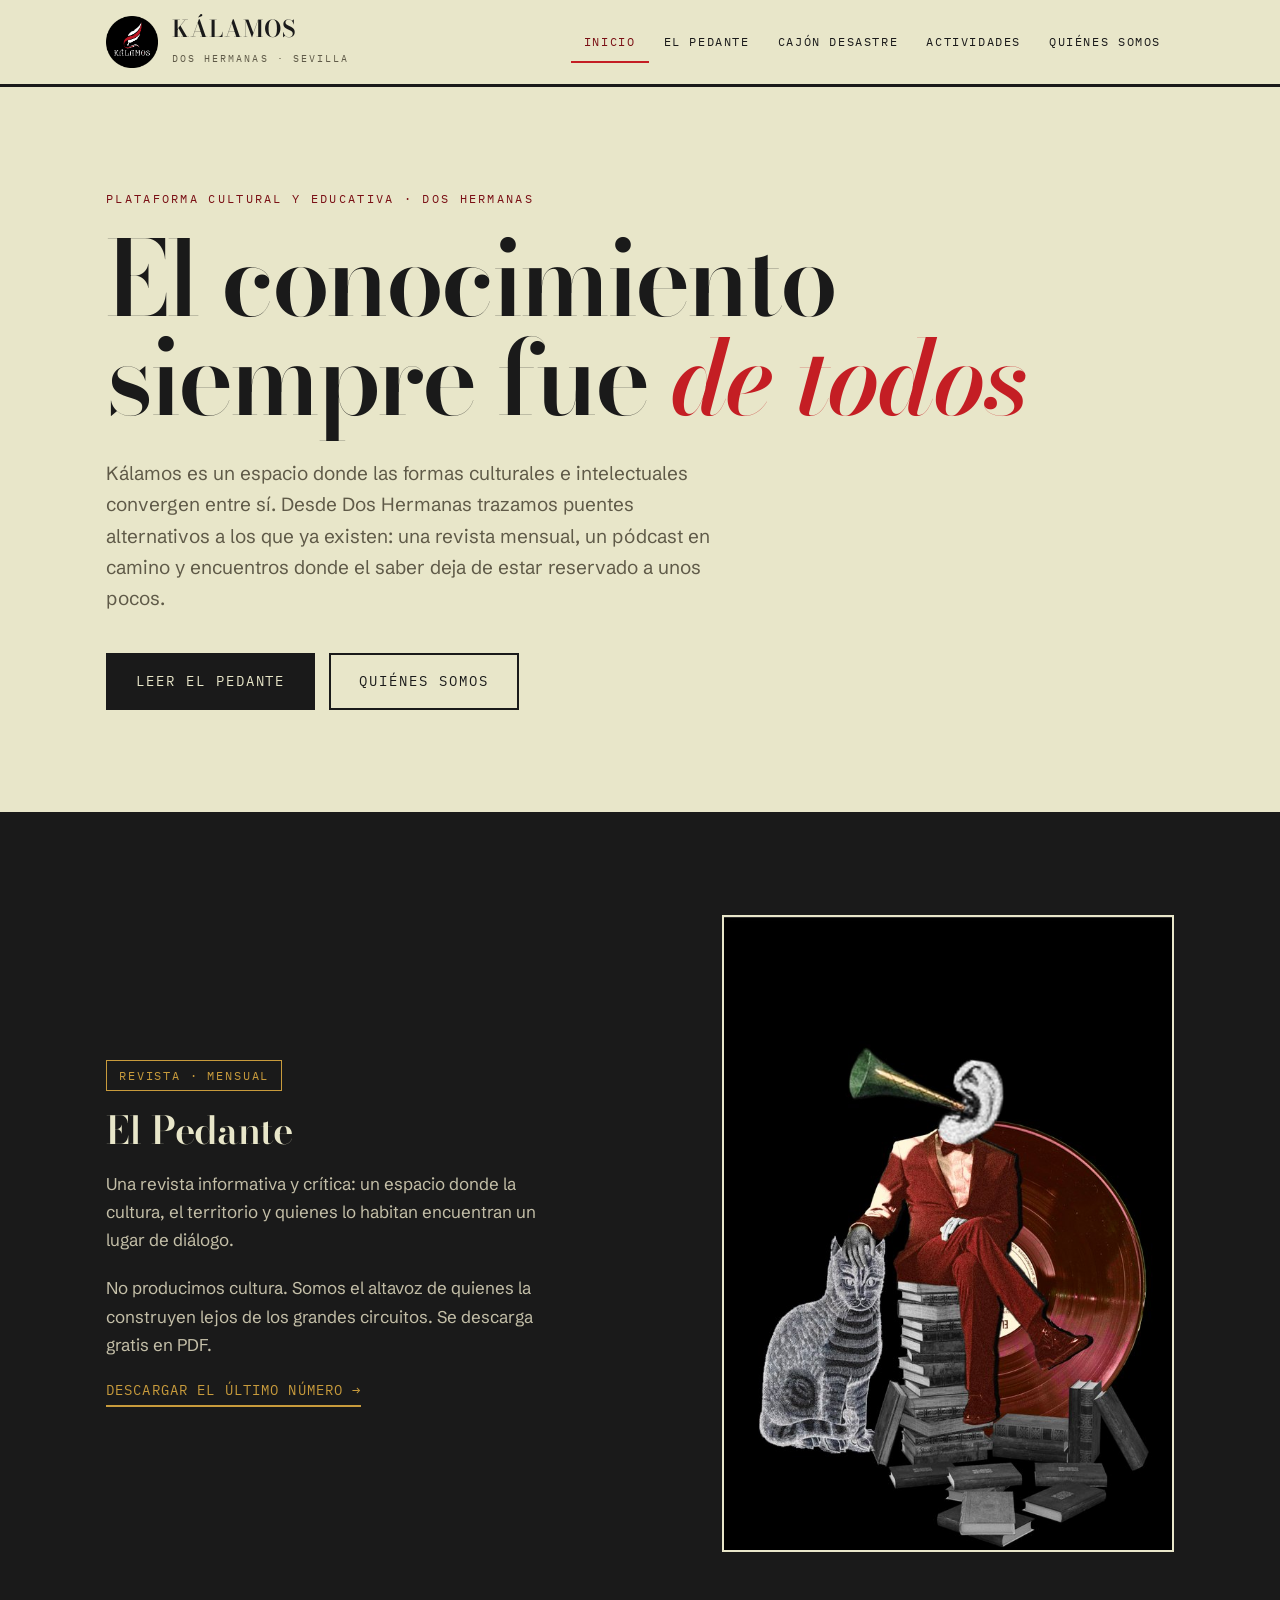
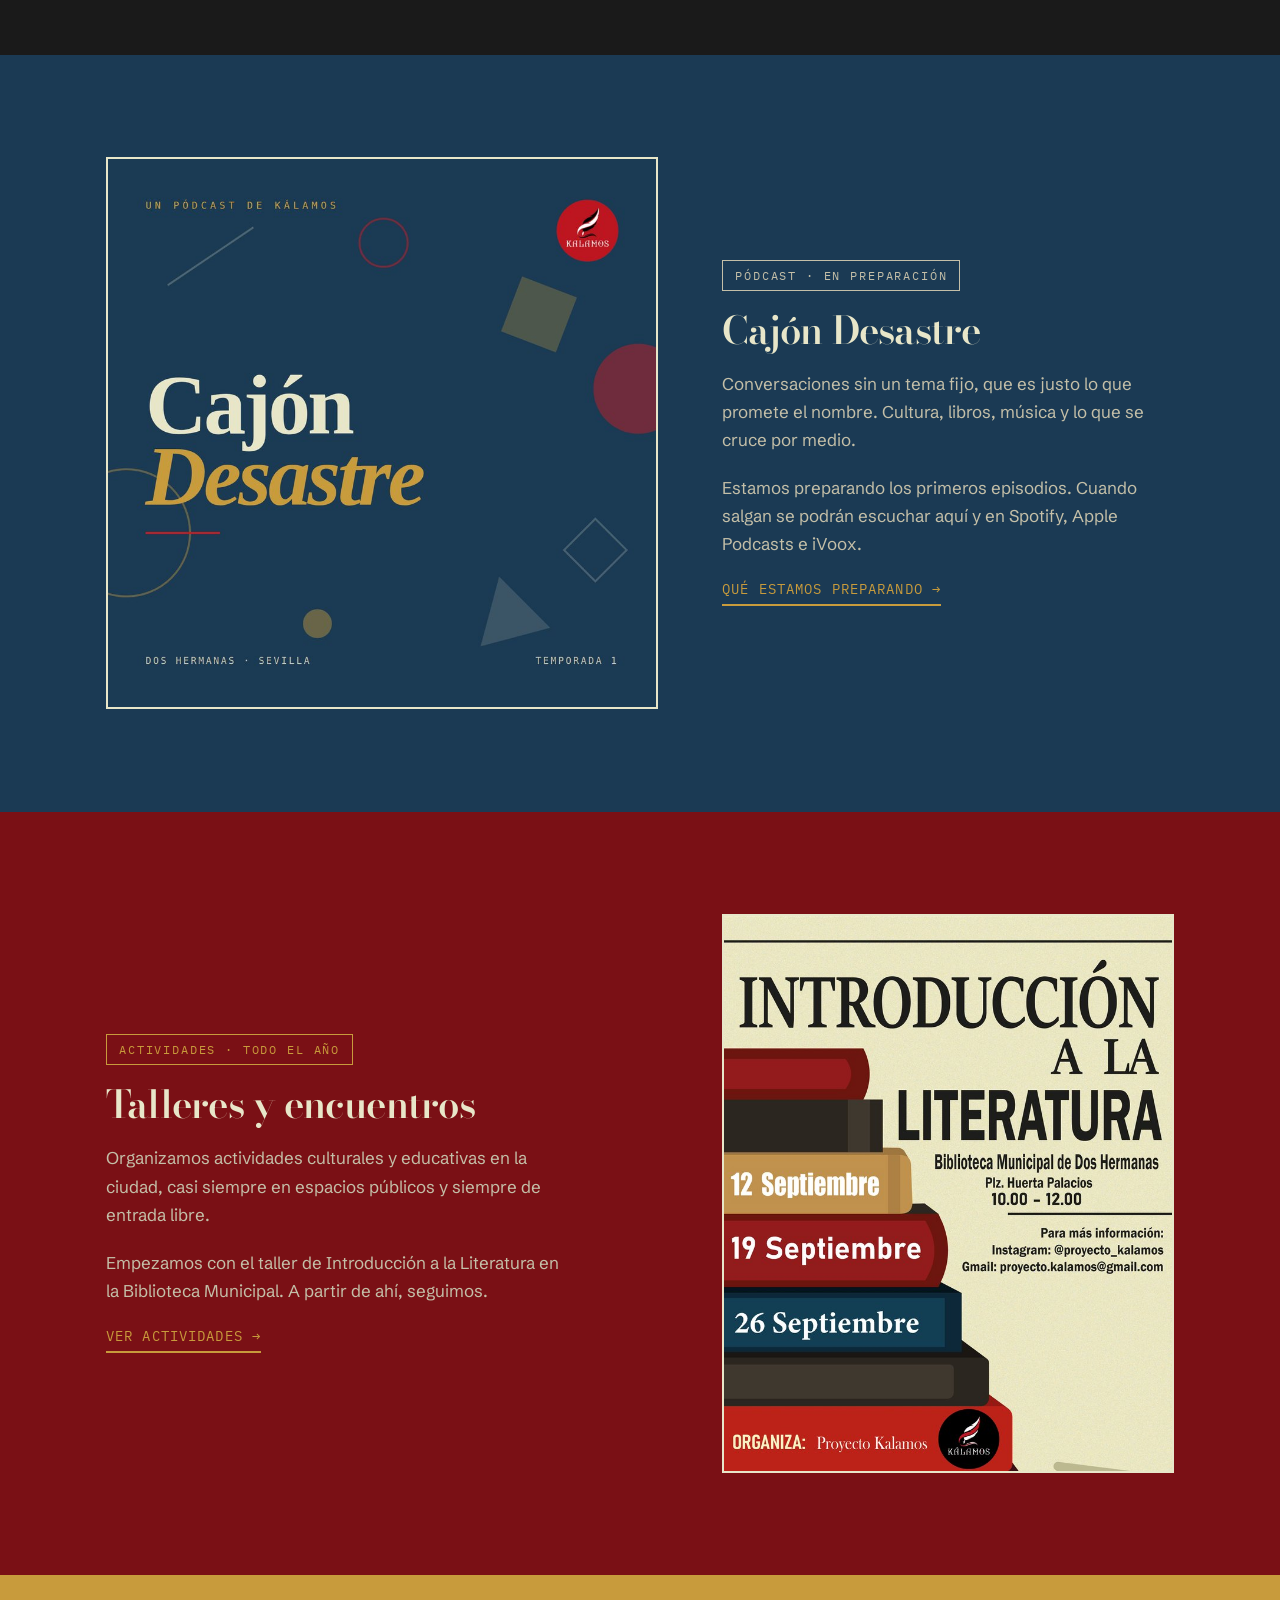
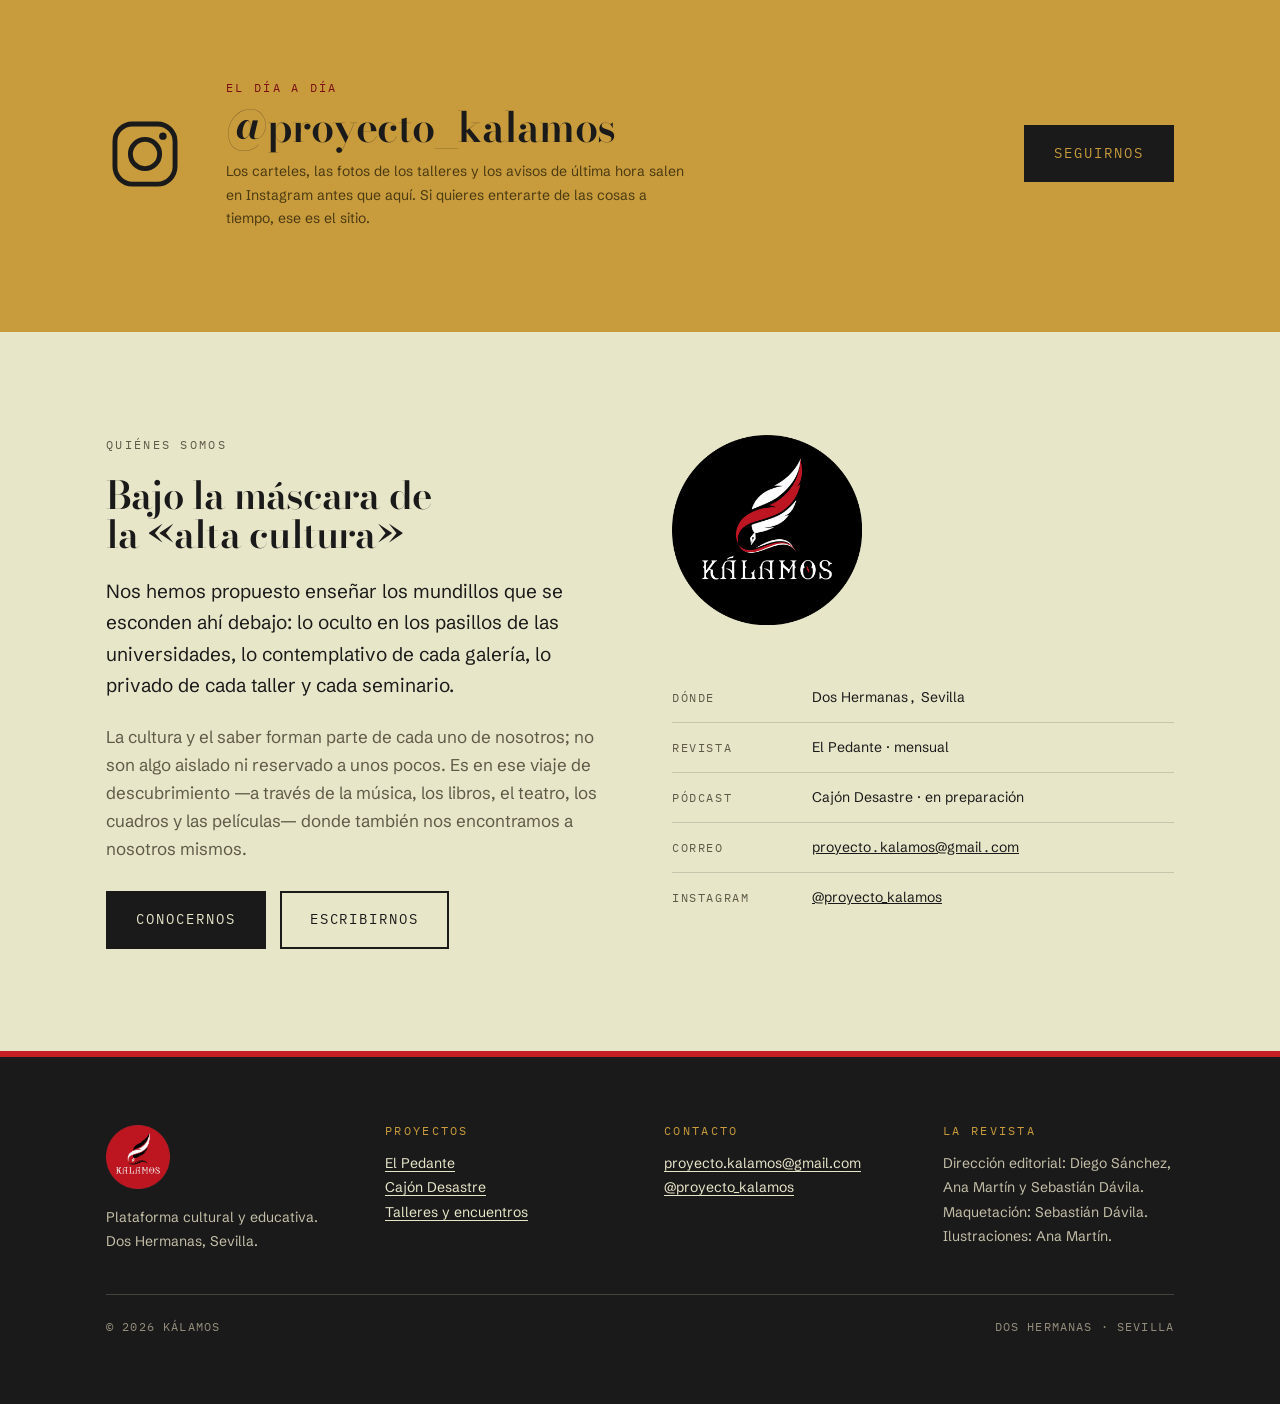
<file: index.html>
<!doctype html>
<html lang="es">
<head>
<meta charset="utf-8">
<meta name="viewport" content="width=device-width, initial-scale=1">
<title>Kálamos · Cultura y educación en Dos Hermanas</title>
<meta name="description" content="Kálamos es una plataforma cultural y educativa de Dos Hermanas, Sevilla. Publicamos la revista El Pedante, preparamos el pódcast Cajón Desastre y organizamos encuentros y talleres.">
<meta property="og:title" content="Kálamos · Cultura y educación en Dos Hermanas">
<meta property="og:description" content="Revista El Pedante, pódcast Cajón Desastre, talleres y actividades culturales en Dos Hermanas.">
<meta property="og:type" content="website">
<meta property="og:image" content="img/kalamos-logo.png">
<link rel="icon" href="img/favicon.png">
<link rel="preconnect" href="https://fonts.googleapis.com">
<link rel="preconnect" href="https://fonts.gstatic.com" crossorigin>
<link rel="stylesheet" href="https://fonts.googleapis.com/css2?family=Bodoni+Moda:ital,opsz,wght@0,6..96,400..700;1,6..96,400..600&family=IBM+Plex+Mono:wght@400;500&family=Schibsted+Grotesk:wght@400;500;700&display=swap">
<link rel="stylesheet" href="css/estilo.css">
</head>
<body>

<a class="saltar" href="#contenido">Saltar al contenido</a>

<!-- ===== CABECERA (igual en todas las páginas) ===== -->
<header class="cabecera">
  <div class="env">
    <a class="marca" href="index.html">
      <img src="img/kalamos-logo.png" alt="">
      <span>
        <span class="nombre">KÁLAMOS</span>
        <span class="sub">Dos Hermanas · Sevilla</span>
      </span>
    </a>
    <nav class="nav" aria-label="Principal">
      <a href="index.html" aria-current="page">Inicio</a>
      <a href="el-pedante.html">El Pedante</a>
      <a href="cajon-desastre.html">Cajón Desastre</a>
      <a href="actividades.html">Actividades</a>
      <a href="sobre.html">Quiénes somos</a>
    </nav>
  </div>
</header>

<main id="contenido">

  <!-- ===== PORTADA ===== -->
  <section class="campo campo--crema portada">
    <div class="env">
      <p class="rotulo rotulo--acento">Plataforma cultural y educativa · Dos Hermanas</p>
      <h1 class="frase" style="margin-top:22px">El conocimiento siempre fue <em>de todos</em></h1>
      <p class="entradilla">Kálamos es un espacio donde las formas culturales e intelectuales convergen entre sí. Desde Dos Hermanas trazamos puentes alternativos a los que ya existen: una revista mensual, un pódcast en camino y encuentros donde el saber deja de estar reservado a unos pocos.</p>
      <div class="acciones">
        <a class="boton" href="el-pedante.html">Leer El Pedante</a>
        <a class="boton boton--hueco" href="sobre.html">Quiénes somos</a>
      </div>
    </div>
  </section>

  <!-- ===== EL PEDANTE ===== -->
  <section class="campo campo--tinta">
    <div class="env">
      <div class="pliego">
        <div class="texto">
          <span class="cadencia">Revista · mensual</span>
          <h2>El Pedante</h2>
          <p>Una revista informativa y crítica: un espacio donde la cultura, el territorio y quienes lo habitan encuentran un lugar de diálogo.</p>
          <p>No producimos cultura. Somos el altavoz de quienes la construyen lejos de los grandes circuitos. Se descarga gratis en PDF.</p>
          <a class="enlace" href="el-pedante.html">Descargar el último número</a>
        </div>
        <div class="lamina">
          <img src="img/el-pedante-personaje.jpg" alt="El personaje de El Pedante: una figura con traje granate sentada sobre una pila de libros, con una gramola por cabeza y un gato al lado" loading="lazy">
        </div>
      </div>
    </div>
  </section>

  <!-- ===== CAJÓN DESASTRE ===== -->
  <section class="campo campo--petroleo">
    <div class="env">
      <div class="pliego pliego--invertido">
        <div class="texto">
          <span class="cadencia cadencia--espera">Pódcast · en preparación</span>
          <h2>Cajón Desastre</h2>
          <p>Conversaciones sin un tema fijo, que es justo lo que promete el nombre. Cultura, libros, música y lo que se cruce por medio.</p>
          <p>Estamos preparando los primeros episodios. Cuando salgan se podrán escuchar aquí y en Spotify, Apple Podcasts e iVoox.</p>
          <a class="enlace" href="cajon-desastre.html">Qué estamos preparando</a>
        </div>
        <div class="lamina">
          <img src="img/cajon-desastre-portada-web.jpg" alt="Portada provisional del pódcast Cajón Desastre" loading="lazy">
        </div>
      </div>
    </div>
  </section>

  <!-- ===== ACTIVIDADES ===== -->
  <section class="campo campo--granate">
    <div class="env">
      <div class="pliego">
        <div class="texto">
          <span class="cadencia">Actividades · todo el año</span>
          <h2>Talleres y encuentros</h2>
          <p>Organizamos actividades culturales y educativas en la ciudad, casi siempre en espacios públicos y siempre de entrada libre.</p>
          <p>Empezamos con el taller de Introducción a la Literatura en la Biblioteca Municipal. A partir de ahí, seguimos.</p>
          <a class="enlace" href="actividades.html">Ver actividades</a>
        </div>
        <div class="lamina">
          <img src="img/cartel-taller-literatura.jpg" alt="Cartel del taller Introducción a la Literatura en la Biblioteca Municipal de Dos Hermanas" loading="lazy">
        </div>
      </div>
    </div>
  </section>

  <!-- =========================================================
       BLOQUE DE INSTAGRAM  ·  @proyecto_kalamos
       Este mismo bloque está en index.html y en actividades.html.
       Si cambias el texto, cámbialo en los dos sitios.
       (En el-pedante.html hay otro igual pero con @elpedante_.)
       ========================================================= -->
  <section class="campo campo--ocre">
    <div class="env">
      <div class="social">
        <svg class="glifo" viewBox="0 0 24 24" fill="none" stroke="currentColor" stroke-width="1.5" aria-hidden="true" focusable="false">
          <rect x="2.75" y="2.75" width="18.5" height="18.5" rx="5.4"/>
          <circle cx="12" cy="12" r="4.5"/>
          <circle cx="17.5" cy="6.5" r="1.15" fill="currentColor" stroke="none"/>
        </svg>
        <div>
          <p class="rotulo rotulo--acento">El día a día</p>
          <h2 class="arroba">@proyecto_kalamos</h2>
          <p class="dice">Los carteles, las fotos de los talleres y los avisos de última hora salen en Instagram antes que aquí. Si quieres enterarte de las cosas a tiempo, ese es el sitio.</p>
        </div>
        <div class="acciones">
          <a class="boton" href="https://instagram.com/proyecto_kalamos" target="_blank" rel="noopener">Seguirnos</a>
        </div>
      </div>
    </div>
  </section>

  <!-- ===== QUIÉNES SOMOS (resumen) ===== -->
  <section class="campo campo--crema">
    <div class="env">
      <div class="dos-columnas">
        <div class="bloque">
          <p class="rotulo rotulo--acento">Quiénes somos</p>
          <h2>Bajo la máscara de la «alta cultura»</h2>
          <p class="destacado">Nos hemos propuesto enseñar los mundillos que se esconden ahí debajo: lo oculto en los pasillos de las universidades, lo contemplativo de cada galería, lo privado de cada taller y cada seminario.</p>
          <p>La cultura y el saber forman parte de cada uno de nosotros; no son algo aislado ni reservado a unos pocos. Es en ese viaje de descubrimiento —a través de la música, los libros, el teatro, los cuadros y las películas— donde también nos encontramos a nosotros mismos.</p>
          <div style="display:flex;gap:14px;flex-wrap:wrap;margin-top:6px">
            <a class="boton" href="sobre.html">Conocernos</a>
            <a class="boton boton--hueco" href="mailto:proyecto.kalamos@gmail.com">Escribirnos</a>
          </div>
        </div>

        <div class="bloque">
          <img class="sello" src="img/kalamos-logo.png" alt="" style="margin:0 0 26px">
          <dl class="datos">
            <div><dt>Dónde</dt><dd>Dos Hermanas, Sevilla</dd></div>
            <div><dt>Revista</dt><dd>El Pedante · mensual</dd></div>
            <div><dt>Pódcast</dt><dd>Cajón Desastre · en preparación</dd></div>
            <div><dt>Correo</dt><dd><a href="mailto:proyecto.kalamos@gmail.com">proyecto.kalamos@gmail.com</a></dd></div>
            <div><dt>Instagram</dt><dd><a href="https://instagram.com/proyecto_kalamos">@proyecto_kalamos</a></dd></div>
          </dl>
        </div>
      </div>
    </div>
  </section>

</main>

<!-- ===== PIE (igual en todas las páginas) ===== -->
<footer class="pie">
  <div class="env">
    <div class="rejilla">
      <div>
        <img src="img/kalamos-logo-rojo.png" alt="">
        <p>Plataforma cultural y educativa.<br>Dos Hermanas, Sevilla.</p>
      </div>
      <div>
        <h4>Proyectos</h4>
        <p>
          <a href="el-pedante.html">El Pedante</a><br>
          <a href="cajon-desastre.html">Cajón Desastre</a><br>
          <a href="actividades.html">Talleres y encuentros</a>
        </p>
      </div>
      <div>
        <h4>Contacto</h4>
        <p>
          <a href="mailto:proyecto.kalamos@gmail.com">proyecto.kalamos@gmail.com</a><br>
          <a href="https://instagram.com/proyecto_kalamos">@proyecto_kalamos</a>
        </p>
      </div>
      <div>
        <h4>La revista</h4>
        <p>Dirección editorial: Diego Sánchez, Ana Martín y Sebastián Dávila.<br>Maquetación: Sebastián Dávila.<br>Ilustraciones: Ana Martín.</p>
      </div>
    </div>
    <div class="creditos">
      <span>© 2026 Kálamos</span>
      <span>Dos Hermanas · Sevilla</span>
    </div>
  </div>
</footer>

</body>
</html>
</file>
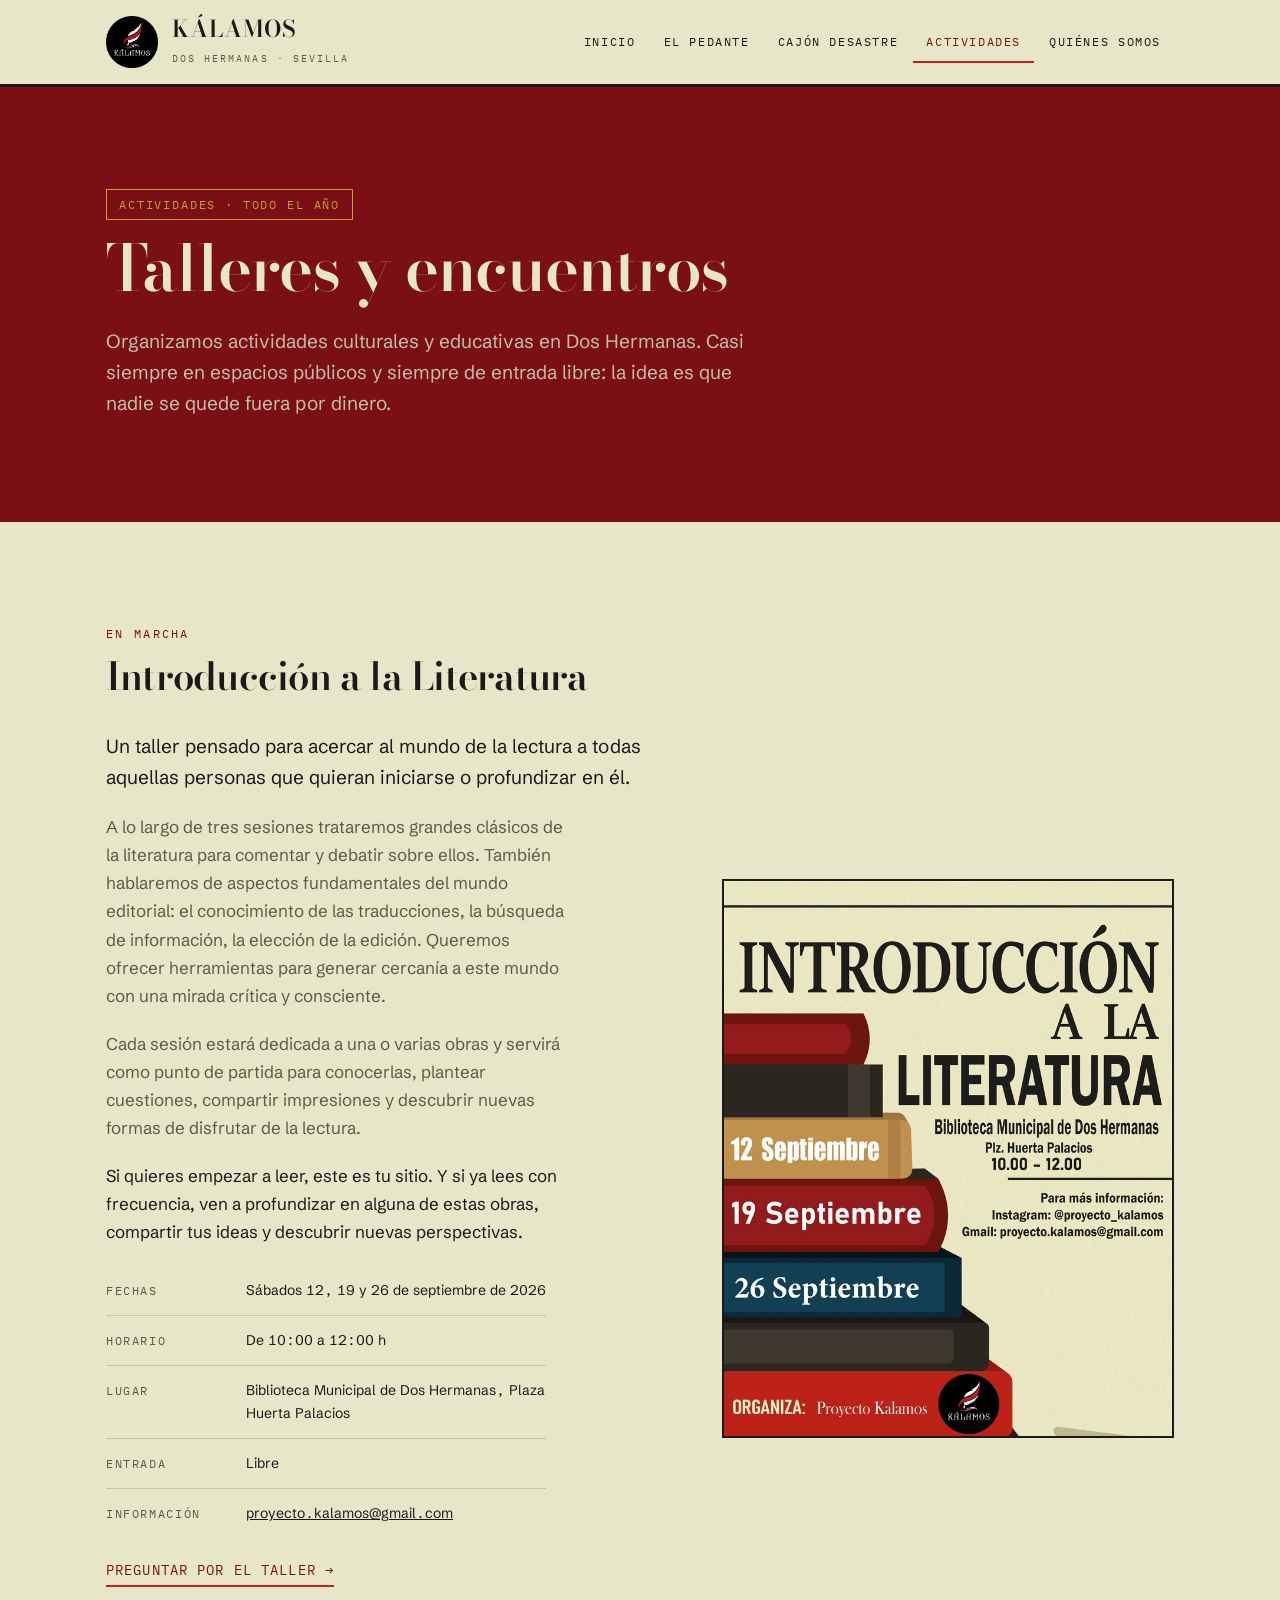
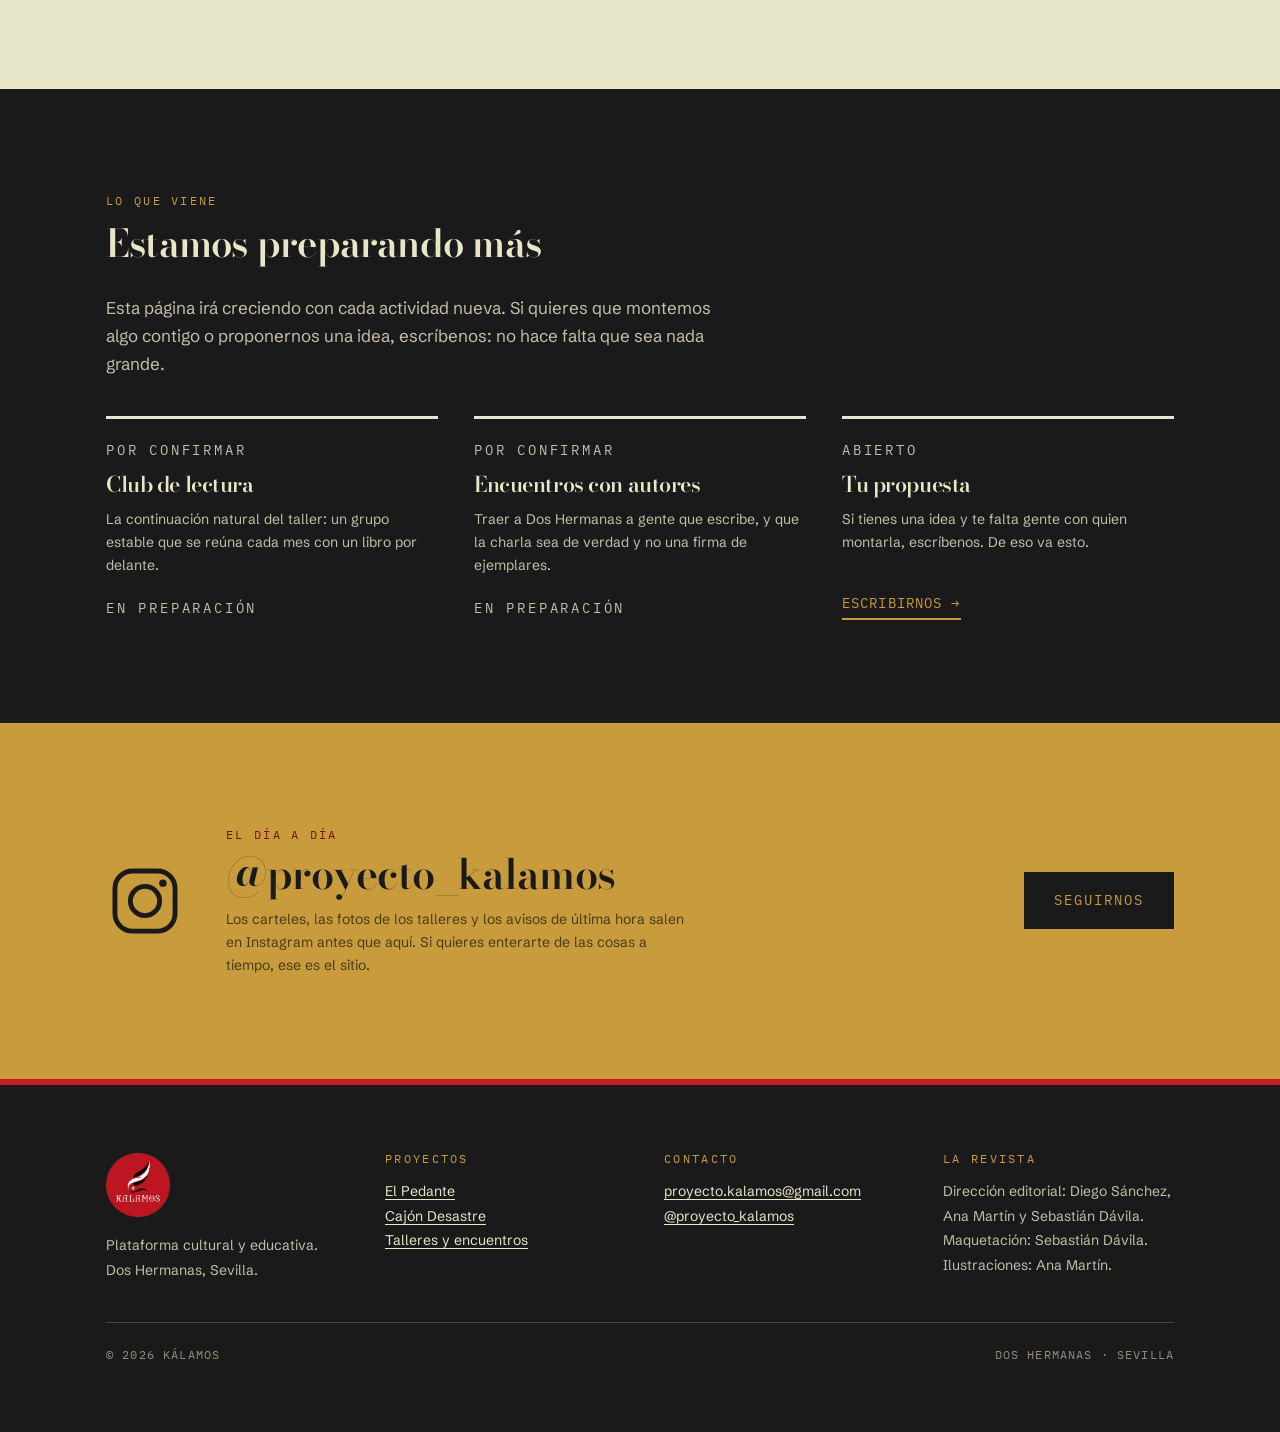
<file: actividades.html>
<!doctype html>
<html lang="es">
<head>
<meta charset="utf-8">
<meta name="viewport" content="width=device-width, initial-scale=1">
<title>Actividades · Kálamos</title>
<meta name="description" content="Talleres, encuentros y actividades culturales de Kálamos en Dos Hermanas. Taller de Introducción a la Literatura los sábados 12, 19 y 26 de septiembre en la Biblioteca Municipal. Entrada libre.">
<meta property="og:title" content="Actividades de Kálamos en Dos Hermanas">
<meta property="og:description" content="Talleres y encuentros culturales de entrada libre.">
<meta property="og:type" content="website">
<meta property="og:image" content="img/cartel-taller-literatura.jpg">
<link rel="icon" href="img/favicon.png">
<link rel="preconnect" href="https://fonts.googleapis.com">
<link rel="preconnect" href="https://fonts.gstatic.com" crossorigin>
<link rel="stylesheet" href="https://fonts.googleapis.com/css2?family=Bodoni+Moda:ital,opsz,wght@0,6..96,400..700;1,6..96,400..600&family=IBM+Plex+Mono:wght@400;500&family=Schibsted+Grotesk:wght@400;500;700&display=swap">
<link rel="stylesheet" href="css/estilo.css">
</head>
<body>

<a class="saltar" href="#contenido">Saltar al contenido</a>

<!-- ===== CABECERA (igual en todas las páginas) ===== -->
<header class="cabecera">
  <div class="env">
    <a class="marca" href="index.html">
      <img src="img/kalamos-logo.png" alt="">
      <span>
        <span class="nombre">KÁLAMOS</span>
        <span class="sub">Dos Hermanas · Sevilla</span>
      </span>
    </a>
    <nav class="nav" aria-label="Principal">
      <a href="index.html">Inicio</a>
      <a href="el-pedante.html">El Pedante</a>
      <a href="cajon-desastre.html">Cajón Desastre</a>
      <a href="actividades.html" aria-current="page">Actividades</a>
      <a href="sobre.html">Quiénes somos</a>
    </nav>
  </div>
</header>

<main id="contenido">

  <!-- ===== APERTURA ===== -->
  <section class="campo campo--granate apertura">
    <div class="env">
      <span class="cadencia">Actividades · todo el año</span>
      <h1>Talleres y encuentros</h1>
      <p class="entradilla">Organizamos actividades culturales y educativas en Dos Hermanas. Casi siempre en espacios públicos y siempre de entrada libre: la idea es que nadie se quede fuera por dinero.</p>
    </div>
  </section>

  <!-- ===== EN MARCHA ===== -->
  <section class="campo campo--crema">
    <div class="env">
      <p class="rotulo rotulo--acento">En marcha</p>
      <h2 style="font-size:var(--t-l);margin:14px 0 34px">Introducción a la Literatura</h2>

      <div class="pliego">
        <div class="texto">
          <p style="color:var(--texto-color);font-size:var(--t-m)">Un taller pensado para acercar al mundo de la lectura a todas aquellas personas que quieran iniciarse o profundizar en él.</p>
          <p style="color:var(--texto-2)">A lo largo de tres sesiones trataremos grandes clásicos de la literatura para comentar y debatir sobre ellos. También hablaremos de aspectos fundamentales del mundo editorial: el conocimiento de las traducciones, la búsqueda de información, la elección de la edición. Queremos ofrecer herramientas para generar cercanía a este mundo con una mirada crítica y consciente.</p>
          <p style="color:var(--texto-2)">Cada sesión estará dedicada a una o varias obras y servirá como punto de partida para conocerlas, plantear cuestiones, compartir impresiones y descubrir nuevas formas de disfrutar de la lectura.</p>
          <p style="color:var(--texto-color)">Si quieres empezar a leer, este es tu sitio. Y si ya lees con frecuencia, ven a profundizar en alguna de estas obras, compartir tus ideas y descubrir nuevas perspectivas.</p>
          <dl class="datos" style="width:100%;max-width:440px">
            <div><dt>Fechas</dt><dd>Sábados 12, 19 y 26 de septiembre de 2026</dd></div>
            <div><dt>Horario</dt><dd>De 10:00 a 12:00 h</dd></div>
            <div><dt>Lugar</dt><dd>Biblioteca Municipal de Dos Hermanas, Plaza Huerta Palacios</dd></div>
            <div><dt>Entrada</dt><dd>Libre</dd></div>
            <div><dt>Información</dt><dd><a href="mailto:proyecto.kalamos@gmail.com">proyecto.kalamos@gmail.com</a></dd></div>
          </dl>
          <a class="enlace" href="mailto:proyecto.kalamos@gmail.com?subject=Taller%20Introducci%C3%B3n%20a%20la%20Literatura">Preguntar por el taller</a>
        </div>
        <div class="lamina">
          <img src="img/cartel-taller-literatura.jpg" alt="Cartel del taller Introducción a la Literatura: el título sobre una pila de libros de colores, con las fechas 12, 19 y 26 de septiembre, de 10:00 a 12:00, en la Biblioteca Municipal de Dos Hermanas">
        </div>
      </div>
    </div>
  </section>

  <!-- ===== LO QUE VIENE ===== -->
  <section class="campo campo--tinta">
    <div class="env">
      <p class="rotulo rotulo--acento">Lo que viene</p>
      <h2 style="font-size:var(--t-l);margin:14px 0 30px">Estamos preparando más</h2>
      <p class="medida" style="color:var(--texto-2);margin-bottom:38px">Esta página irá creciendo con cada actividad nueva. Si quieres que montemos algo contigo o proponernos una idea, escríbenos: no hace falta que sea nada grande.</p>

      <!-- =========================================================
           CÓMO AÑADIR UNA ACTIVIDAD NUEVA
           Copia un <article class="ficha"> entero y cambia los datos.
           Si ya ha pasado, muévela a la sección "Ya hecho" de abajo.
           ========================================================= -->
      <div class="fichas">
        <article class="ficha">
          <p class="rotulo">Por confirmar</p>
          <h3>Club de lectura</h3>
          <p>La continuación natural del taller: un grupo estable que se reúna cada mes con un libro por delante.</p>
          <p class="pie-ficha rotulo">En preparación</p>
        </article>

        <article class="ficha">
          <p class="rotulo">Por confirmar</p>
          <h3>Encuentros con autores</h3>
          <p>Traer a Dos Hermanas a gente que escribe, y que la charla sea de verdad y no una firma de ejemplares.</p>
          <p class="pie-ficha rotulo">En preparación</p>
        </article>

        <article class="ficha">
          <p class="rotulo">Abierto</p>
          <h3>Tu propuesta</h3>
          <p>Si tienes una idea y te falta gente con quien montarla, escríbenos. De eso va esto.</p>
          <p class="pie-ficha"><a class="enlace" href="mailto:proyecto.kalamos@gmail.com?subject=Propuesta%20de%20actividad">Escribirnos</a></p>
        </article>
      </div>
    </div>
  </section>

  <!-- =========================================================
       BLOQUE DE INSTAGRAM  ·  @proyecto_kalamos
       Este mismo bloque está en index.html y en actividades.html.
       Si cambias el texto, cámbialo en los dos sitios.
       (En el-pedante.html hay otro igual pero con @elpedante_.)
       ========================================================= -->
  <section class="campo campo--ocre">
    <div class="env">
      <div class="social">
        <svg class="glifo" viewBox="0 0 24 24" fill="none" stroke="currentColor" stroke-width="1.5" aria-hidden="true" focusable="false">
          <rect x="2.75" y="2.75" width="18.5" height="18.5" rx="5.4"/>
          <circle cx="12" cy="12" r="4.5"/>
          <circle cx="17.5" cy="6.5" r="1.15" fill="currentColor" stroke="none"/>
        </svg>
        <div>
          <p class="rotulo rotulo--acento">El día a día</p>
          <h2 class="arroba">@proyecto_kalamos</h2>
          <p class="dice">Los carteles, las fotos de los talleres y los avisos de última hora salen en Instagram antes que aquí. Si quieres enterarte de las cosas a tiempo, ese es el sitio.</p>
        </div>
        <div class="acciones">
          <a class="boton" href="https://instagram.com/proyecto_kalamos" target="_blank" rel="noopener">Seguirnos</a>
        </div>
      </div>
    </div>
  </section>

</main>

<!-- ===== PIE (igual en todas las páginas) ===== -->
<footer class="pie">
  <div class="env">
    <div class="rejilla">
      <div>
        <img src="img/kalamos-logo-rojo.png" alt="">
        <p>Plataforma cultural y educativa.<br>Dos Hermanas, Sevilla.</p>
      </div>
      <div>
        <h4>Proyectos</h4>
        <p>
          <a href="el-pedante.html">El Pedante</a><br>
          <a href="cajon-desastre.html">Cajón Desastre</a><br>
          <a href="actividades.html">Talleres y encuentros</a>
        </p>
      </div>
      <div>
        <h4>Contacto</h4>
        <p>
          <a href="mailto:proyecto.kalamos@gmail.com">proyecto.kalamos@gmail.com</a><br>
          <a href="https://instagram.com/proyecto_kalamos">@proyecto_kalamos</a>
        </p>
      </div>
      <div>
        <h4>La revista</h4>
        <p>Dirección editorial: Diego Sánchez, Ana Martín y Sebastián Dávila.<br>Maquetación: Sebastián Dávila.<br>Ilustraciones: Ana Martín.</p>
      </div>
    </div>
    <div class="creditos">
      <span>© 2026 Kálamos</span>
      <span>Dos Hermanas · Sevilla</span>
    </div>
  </div>
</footer>

</body>
</html>
</file>
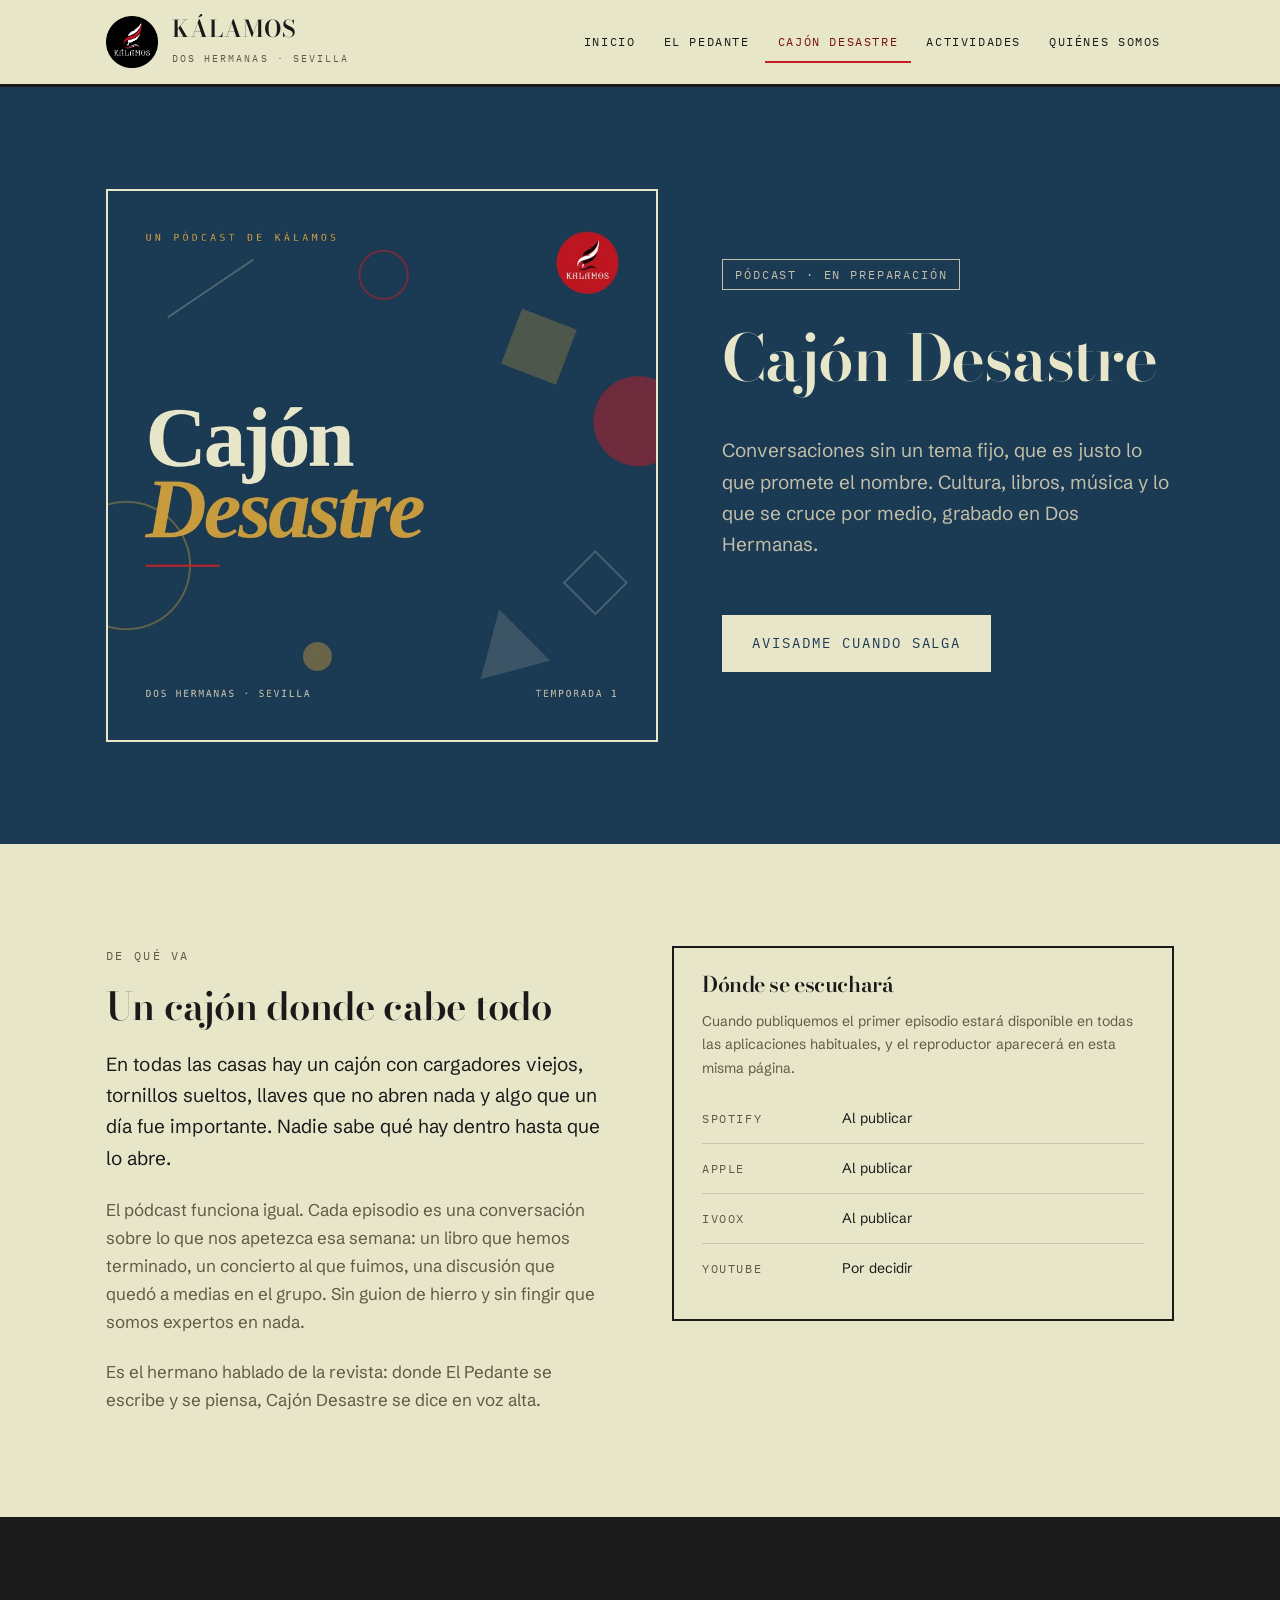
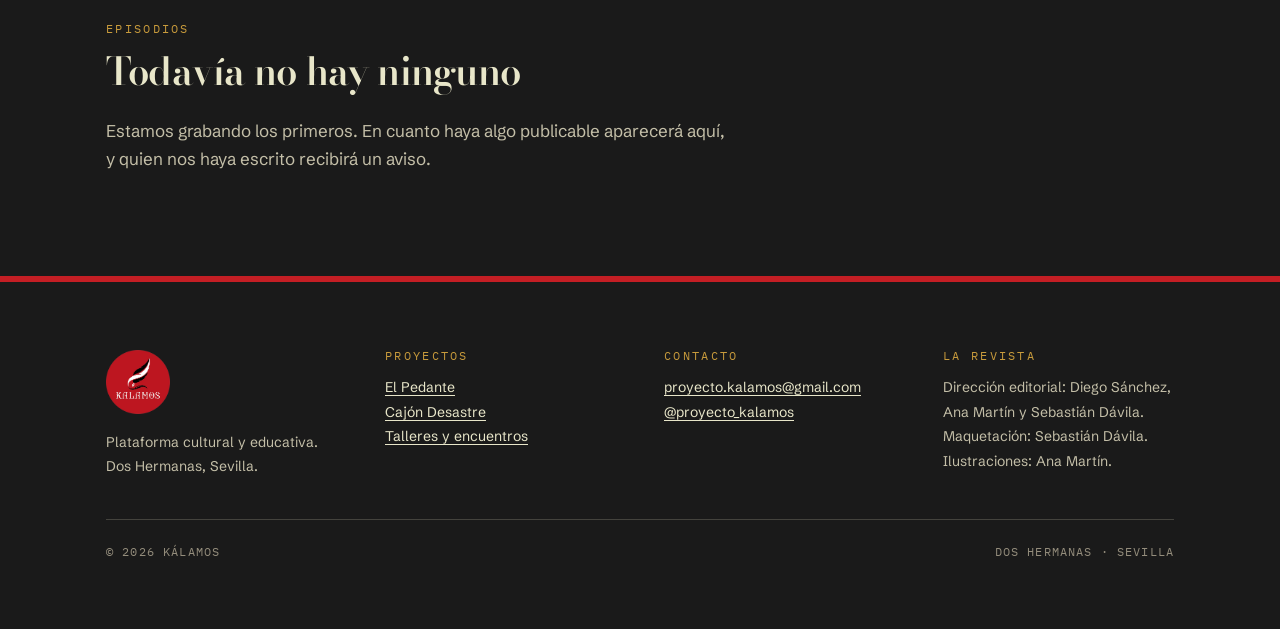
<file: cajon-desastre.html>
<!doctype html>
<html lang="es">
<head>
<meta charset="utf-8">
<meta name="viewport" content="width=device-width, initial-scale=1">
<title>Cajón Desastre · Kálamos</title>
<meta name="description" content="Cajón Desastre es el pódcast de Kálamos: conversaciones sin tema fijo sobre cultura, libros y música desde Dos Hermanas. En preparación.">
<meta property="og:title" content="Cajón Desastre · el pódcast de Kálamos">
<meta property="og:description" content="Conversaciones sin tema fijo desde Dos Hermanas. Primeros episodios en camino.">
<meta property="og:type" content="website">
<meta property="og:image" content="img/cajon-desastre-portada-web.jpg">
<link rel="icon" href="img/favicon.png">
<link rel="preconnect" href="https://fonts.googleapis.com">
<link rel="preconnect" href="https://fonts.gstatic.com" crossorigin>
<link rel="stylesheet" href="https://fonts.googleapis.com/css2?family=Bodoni+Moda:ital,opsz,wght@0,6..96,400..700;1,6..96,400..600&family=IBM+Plex+Mono:wght@400;500&family=Schibsted+Grotesk:wght@400;500;700&display=swap">
<link rel="stylesheet" href="css/estilo.css">
</head>
<body>

<a class="saltar" href="#contenido">Saltar al contenido</a>

<!-- ===== CABECERA (igual en todas las páginas) ===== -->
<header class="cabecera">
  <div class="env">
    <a class="marca" href="index.html">
      <img src="img/kalamos-logo.png" alt="">
      <span>
        <span class="nombre">KÁLAMOS</span>
        <span class="sub">Dos Hermanas · Sevilla</span>
      </span>
    </a>
    <nav class="nav" aria-label="Principal">
      <a href="index.html">Inicio</a>
      <a href="el-pedante.html">El Pedante</a>
      <a href="cajon-desastre.html" aria-current="page">Cajón Desastre</a>
      <a href="actividades.html">Actividades</a>
      <a href="sobre.html">Quiénes somos</a>
    </nav>
  </div>
</header>

<main id="contenido">

  <!-- ===== APERTURA ===== -->
  <section class="campo campo--petroleo apertura">
    <div class="env">
      <div class="pliego pliego--invertido">
        <div class="texto">
          <span class="cadencia cadencia--espera">Pódcast · en preparación</span>
          <h1>Cajón Desastre</h1>
          <p class="entradilla">Conversaciones sin un tema fijo, que es justo lo que promete el nombre. Cultura, libros, música y lo que se cruce por medio, grabado en Dos Hermanas.</p>
          <div class="acciones">
            <a class="boton" href="mailto:proyecto.kalamos@gmail.com?subject=Avisadme%20cuando%20salga%20Caj%C3%B3n%20Desastre">Avisadme cuando salga</a>
          </div>
        </div>
        <div class="lamina">
          <img src="img/cajon-desastre-portada-web.jpg" alt="Portada del pódcast Cajón Desastre: el título en tipografía serif sobre fondo azul petróleo con formas sueltas">
        </div>
      </div>
    </div>
  </section>

  <!-- ===== DE QUÉ VA ===== -->
  <section class="campo campo--crema">
    <div class="env">
      <div class="dos-columnas">
        <div class="bloque">
          <p class="rotulo rotulo--acento">De qué va</p>
          <h2>Un cajón donde cabe todo</h2>
          <p class="destacado">En todas las casas hay un cajón con cargadores viejos, tornillos sueltos, llaves que no abren nada y algo que un día fue importante. Nadie sabe qué hay dentro hasta que lo abre.</p>
          <p>El pódcast funciona igual. Cada episodio es una conversación sobre lo que nos apetezca esa semana: un libro que hemos terminado, un concierto al que fuimos, una discusión que quedó a medias en el grupo. Sin guion de hierro y sin fingir que somos expertos en nada.</p>
          <p>Es el hermano hablado de la revista: donde El Pedante se escribe y se piensa, Cajón Desastre se dice en voz alta.</p>
        </div>

        <div class="bloque">
          <div class="recuadro">
            <h3>Dónde se escuchará</h3>
            <p>Cuando publiquemos el primer episodio estará disponible en todas las aplicaciones habituales, y el reproductor aparecerá en esta misma página.</p>
            <dl class="datos" style="width:100%">
              <div><dt>Spotify</dt><dd>Al publicar</dd></div>
              <div><dt>Apple</dt><dd>Al publicar</dd></div>
              <div><dt>iVoox</dt><dd>Al publicar</dd></div>
              <div><dt>YouTube</dt><dd>Por decidir</dd></div>
            </dl>
          </div>
        </div>
      </div>
    </div>
  </section>

  <!-- ===== EPISODIOS ===== -->
  <section class="campo campo--tinta">
    <div class="env">
      <p class="rotulo rotulo--acento">Episodios</p>
      <h2 style="font-size:var(--t-l);margin:14px 0 26px">Todavía no hay ninguno</h2>
      <p class="medida" style="color:var(--texto-2)">Estamos grabando los primeros. En cuanto haya algo publicable aparecerá aquí, y quien nos haya escrito recibirá un aviso.</p>

      <!-- =========================================================
           CUANDO HAYA EPISODIOS: borra el párrafo de arriba y
           descomenta este bloque. Repite el <article> por episodio
           y pega el iframe que te da Spotify (Compartir → Insertar).
           ========================================================= -->
      <!--
      <div class="fichas" style="margin-top:34px">
        <article class="ficha">
          <p class="rotulo">Episodio 1 · 00 de mes de 2026</p>
          <h3>Título del episodio</h3>
          <p>Dos líneas contando de qué se habla en este episodio.</p>
          <div class="pie-ficha" style="width:100%">
            <iframe style="border-radius:12px;width:100%" height="152"
                    src="PEGA_AQUI_EL_ENLACE_DE_SPOTIFY"
                    frameborder="0" loading="lazy"
                    allow="clipboard-write; encrypted-media; picture-in-picture"
                    title="Reproductor del episodio 1"></iframe>
          </div>
        </article>
      </div>
      -->
    </div>
  </section>

</main>

<!-- ===== PIE (igual en todas las páginas) ===== -->
<footer class="pie">
  <div class="env">
    <div class="rejilla">
      <div>
        <img src="img/kalamos-logo-rojo.png" alt="">
        <p>Plataforma cultural y educativa.<br>Dos Hermanas, Sevilla.</p>
      </div>
      <div>
        <h4>Proyectos</h4>
        <p>
          <a href="el-pedante.html">El Pedante</a><br>
          <a href="cajon-desastre.html">Cajón Desastre</a><br>
          <a href="actividades.html">Talleres y encuentros</a>
        </p>
      </div>
      <div>
        <h4>Contacto</h4>
        <p>
          <a href="mailto:proyecto.kalamos@gmail.com">proyecto.kalamos@gmail.com</a><br>
          <a href="https://instagram.com/proyecto_kalamos">@proyecto_kalamos</a>
        </p>
      </div>
      <div>
        <h4>La revista</h4>
        <p>Dirección editorial: Diego Sánchez, Ana Martín y Sebastián Dávila.<br>Maquetación: Sebastián Dávila.<br>Ilustraciones: Ana Martín.</p>
      </div>
    </div>
    <div class="creditos">
      <span>© 2026 Kálamos</span>
      <span>Dos Hermanas · Sevilla</span>
    </div>
  </div>
</footer>

</body>
</html>
</file>
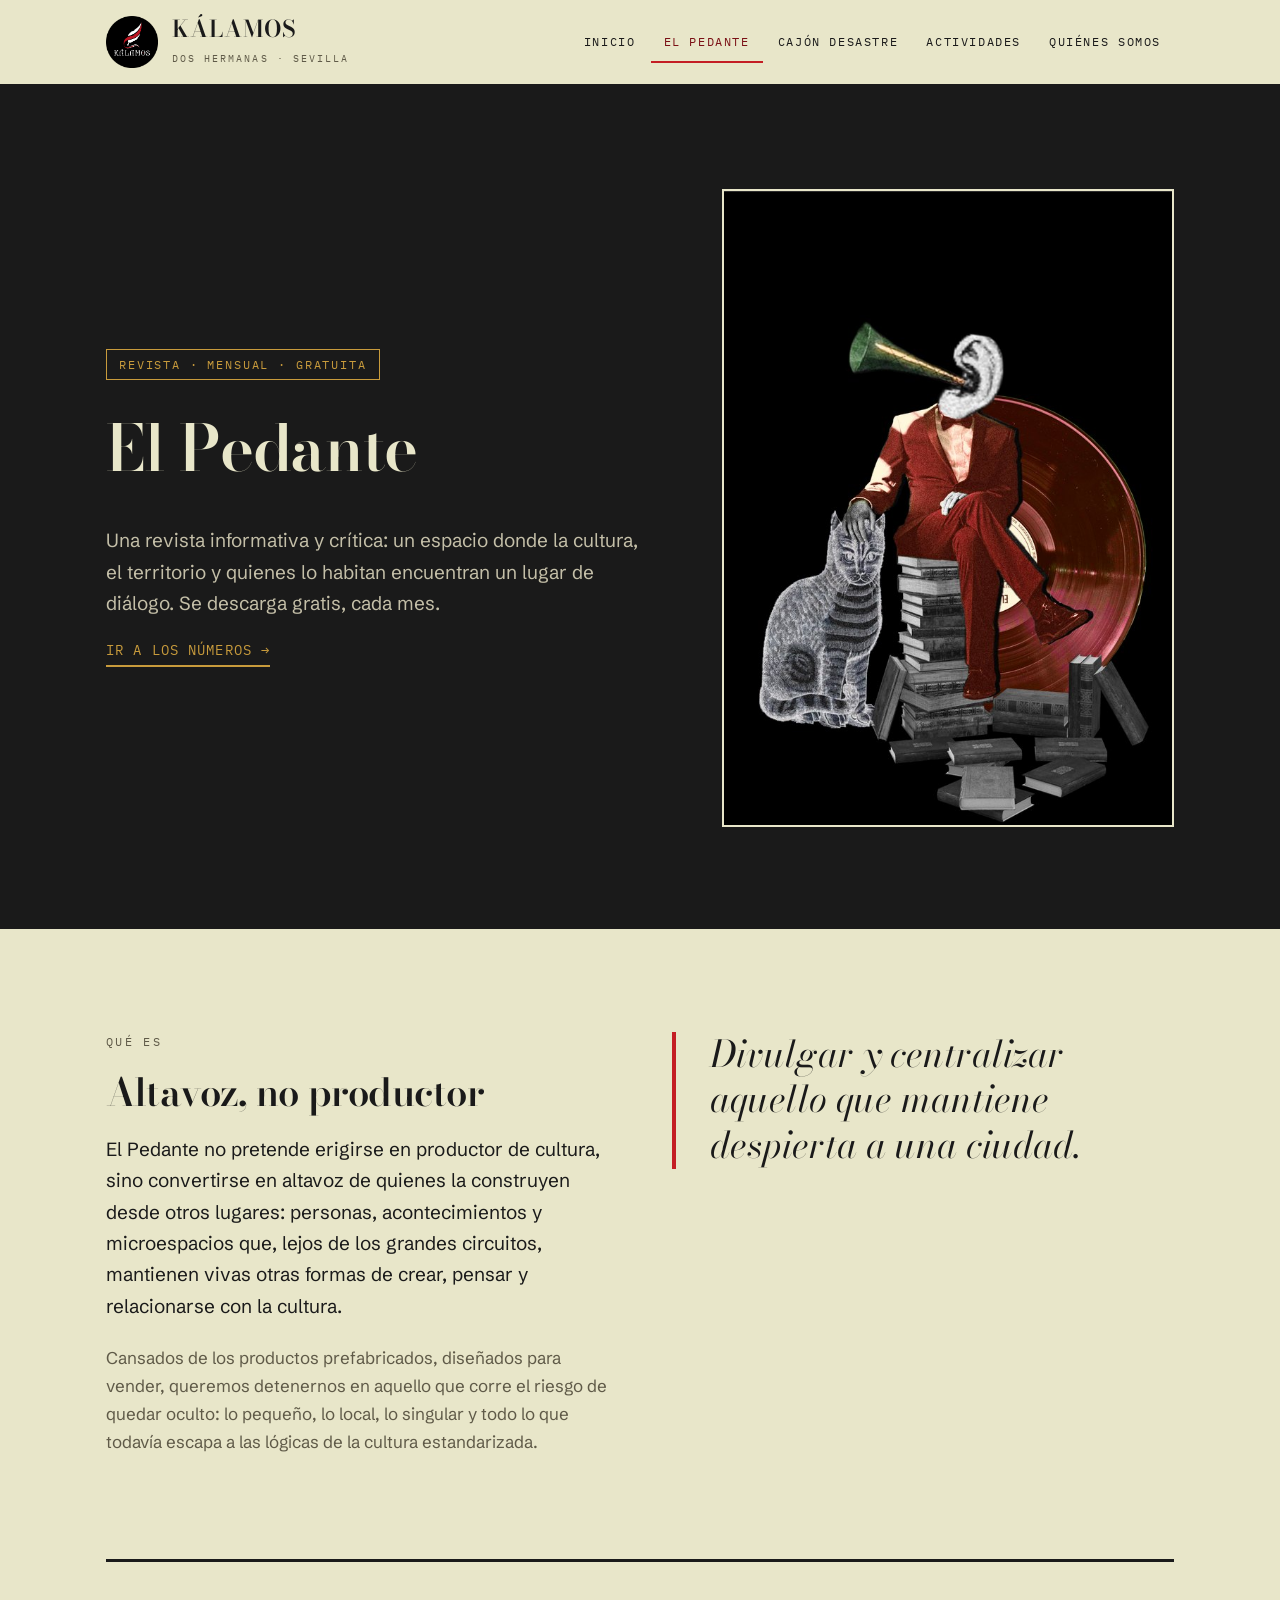
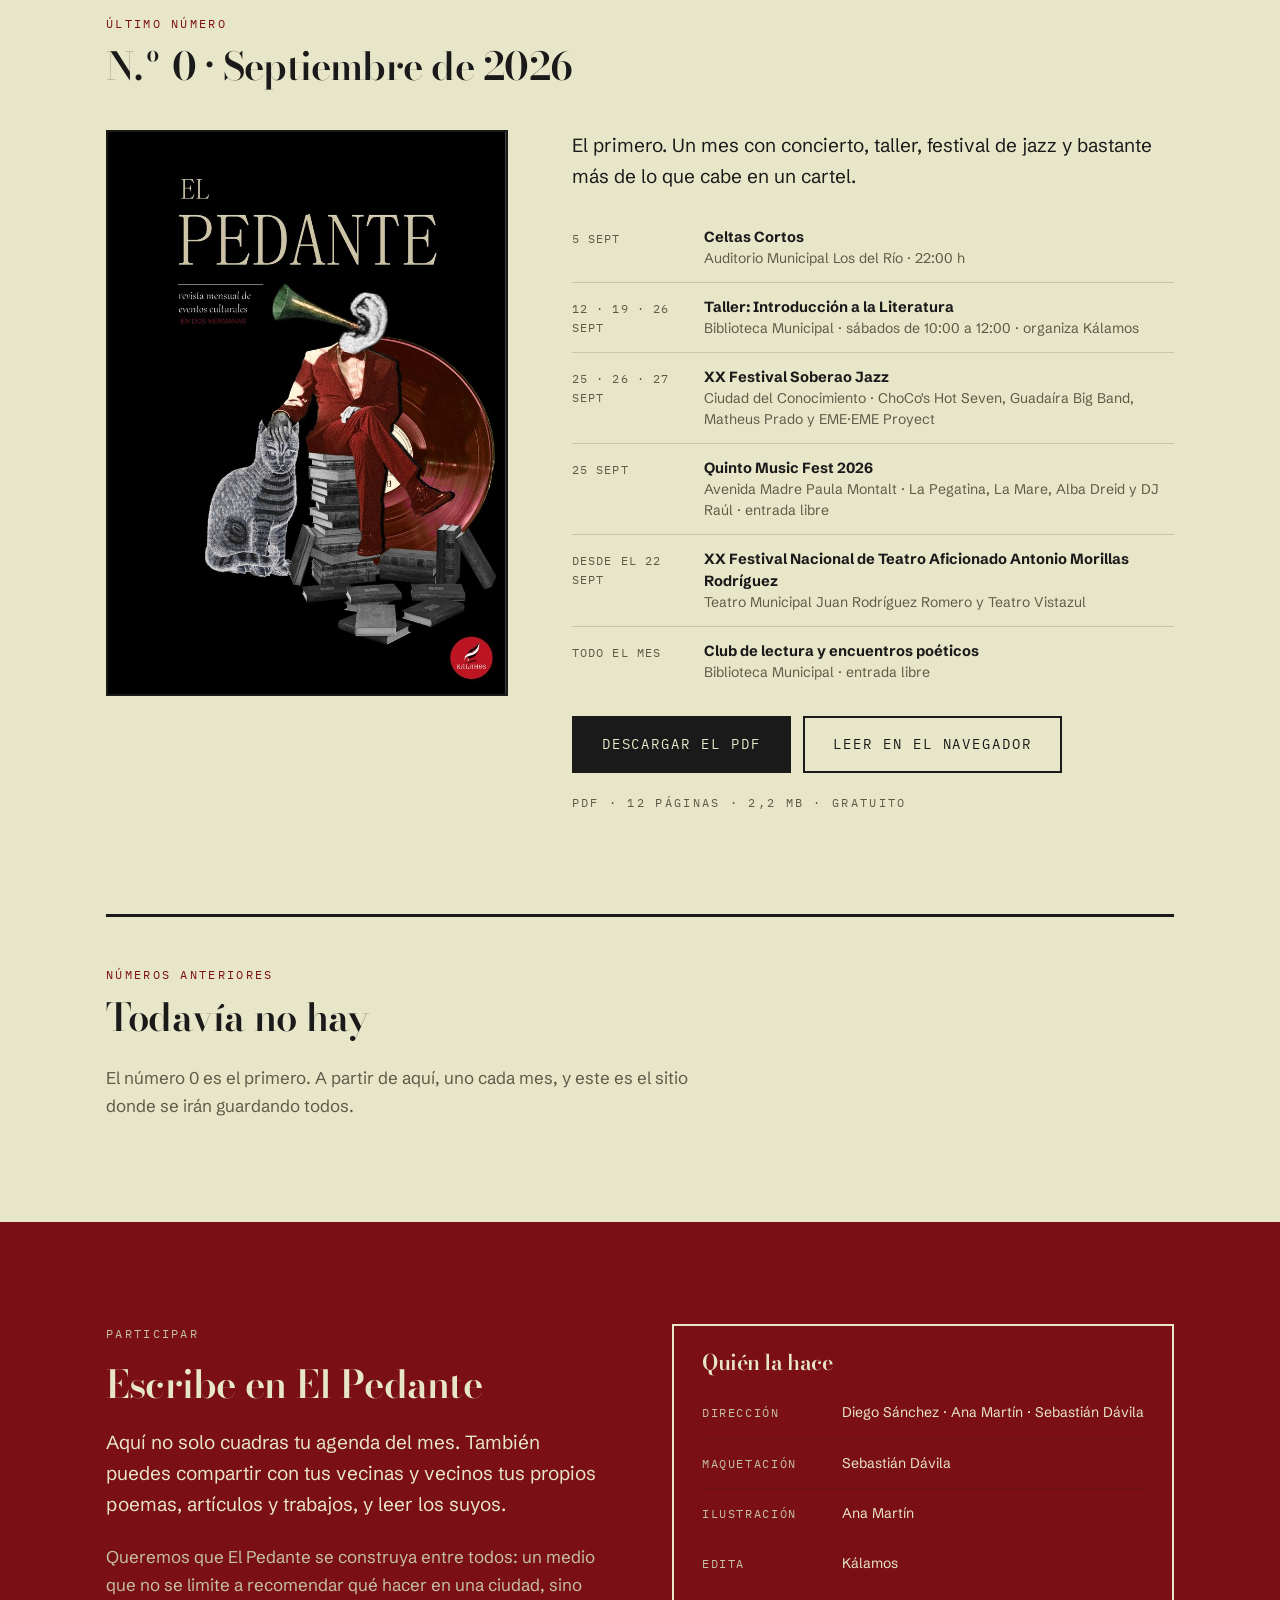
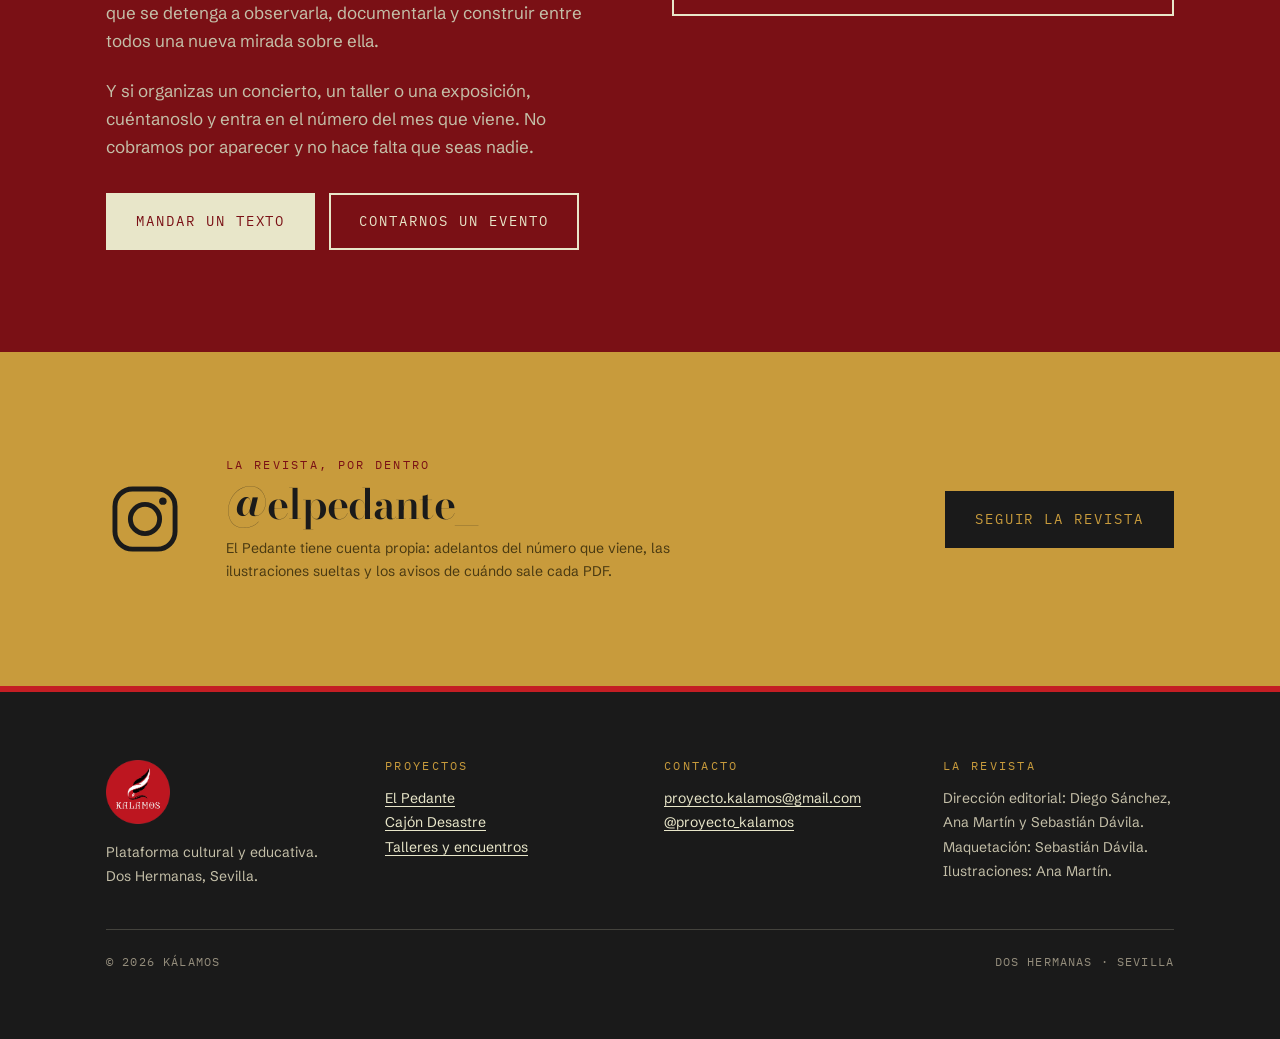
<file: el-pedante.html>
<!doctype html>
<html lang="es">
<head>
<meta charset="utf-8">
<meta name="viewport" content="width=device-width, initial-scale=1">
<title>El Pedante · Kálamos</title>
<meta name="description" content="El Pedante es la revista mensual de Kálamos en Dos Hermanas: informativa, crítica y hecha entre todos. Descarga gratis todos los números y manda tus propios textos.">
<meta property="og:title" content="El Pedante · revista mensual de eventos culturales">
<meta property="og:description" content="Revista informativa y crítica de Dos Hermanas. Descarga gratuita, cada mes.">
<meta property="og:type" content="website">
<meta property="og:image" content="img/el-pedante-portada.jpg">
<link rel="icon" href="img/favicon.png">
<link rel="preconnect" href="https://fonts.googleapis.com">
<link rel="preconnect" href="https://fonts.gstatic.com" crossorigin>
<link rel="stylesheet" href="https://fonts.googleapis.com/css2?family=Bodoni+Moda:ital,opsz,wght@0,6..96,400..700;1,6..96,400..600&family=IBM+Plex+Mono:wght@400;500&family=Schibsted+Grotesk:wght@400;500;700&display=swap">
<link rel="stylesheet" href="css/estilo.css">
</head>
<body>

<a class="saltar" href="#contenido">Saltar al contenido</a>

<!-- ===== CABECERA (igual en todas las páginas) ===== -->
<header class="cabecera">
  <div class="env">
    <a class="marca" href="index.html">
      <img src="img/kalamos-logo.png" alt="">
      <span>
        <span class="nombre">KÁLAMOS</span>
        <span class="sub">Dos Hermanas · Sevilla</span>
      </span>
    </a>
    <nav class="nav" aria-label="Principal">
      <a href="index.html">Inicio</a>
      <a href="el-pedante.html" aria-current="page">El Pedante</a>
      <a href="cajon-desastre.html">Cajón Desastre</a>
      <a href="actividades.html">Actividades</a>
      <a href="sobre.html">Quiénes somos</a>
    </nav>
  </div>
</header>

<main id="contenido">

  <!-- ===== APERTURA ===== -->
  <section class="campo campo--tinta apertura">
    <div class="env">
      <div class="pliego">
        <div class="texto">
          <span class="cadencia">Revista · mensual · gratuita</span>
          <h1>El Pedante</h1>
          <p class="entradilla">Una revista informativa y crítica: un espacio donde la cultura, el territorio y quienes lo habitan encuentran un lugar de diálogo. Se descarga gratis, cada mes.</p>
          <a class="enlace" href="#numeros">Ir a los números</a>
        </div>
        <div class="lamina">
          <img src="img/el-pedante-personaje.jpg" alt="El personaje de El Pedante: una figura con traje granate sentada sobre una pila de libros, con una gramola por cabeza y un gato al lado">
        </div>
      </div>
    </div>
  </section>


  <!-- ===== QUÉ ES ===== -->
  <section class="campo campo--crema">
    <div class="env">
      <div class="dos-columnas">
        <div class="bloque">
          <p class="rotulo rotulo--acento">Qué es</p>
          <h2>Altavoz, no productor</h2>
          <p class="destacado">El Pedante no pretende erigirse en productor de cultura, sino convertirse en altavoz de quienes la construyen desde otros lugares: personas, acontecimientos y microespacios que, lejos de los grandes circuitos, mantienen vivas otras formas de crear, pensar y relacionarse con la cultura.</p>
          <p>Cansados de los productos prefabricados, diseñados para vender, queremos detenernos en aquello que corre el riesgo de quedar oculto: lo pequeño, lo local, lo singular y todo lo que todavía escapa a las lógicas de la cultura estandarizada.</p>
        </div>
        <div class="bloque">
          <blockquote class="cita">Divulgar y centralizar aquello que mantiene despierta a una ciudad.</blockquote>
        </div>
      </div>
    </div>
  </section>


  <!-- =======================================================================
       ██  CÓMO PUBLICAR UN NÚMERO NUEVO CADA MES  ██

       1. Sube el PDF a la carpeta  pdf/  del repositorio, con un nombre
          del estilo:  El-Pedante-1-octubre-2026.pdf
          (sin acentos, sin espacios y sin eñes en el nombre del archivo)

       2. Sube la portada a la carpeta  img/  como imagen JPG, con un
          nombre del estilo:  el-pedante-1-portada.jpg
          Que no pase de 800 píxeles de ancho, para que cargue rápido.

       3. Baja hasta la sección NÚMERO DESTACADO y cambia: el mes, el año,
          la portada, el sumario y los dos enlaces al PDF.

       4. El número que estaba destacado hasta ahora pásalo a la rejilla
          de abajo: en la sección NÚMEROS ANTERIORES hay una plantilla
          lista para copiar.

       Y ya está. Guarda con Commit changes y en un minuto está publicado.
       ======================================================================= -->


  <!-- ===== NÚMERO DESTACADO ===== -->
  <section class="campo campo--crema" id="numeros" style="padding-top:0">
    <div class="env">
      <hr style="border:0;border-top:3px solid #1a1a1a;margin:0 0 clamp(32px,5vw,52px)">
      <p class="rotulo rotulo--acento">Último número</p>
      <h2 style="font-size:var(--t-l);margin:14px 0 clamp(30px,5vw,44px)">N.º 0 · Septiembre de 2026</h2>

      <div class="numero-destacado">

        <a class="cubierta" href="pdf/El-Pedante-0-septiembre-2026.pdf">
          <img src="img/el-pedante-portada.jpg" alt="Portada del número 0 de El Pedante, septiembre de 2026">
        </a>

        <div class="numero-datos">
          <p style="font-size:var(--t-m)">El primero. Un mes con concierto, taller, festival de jazz y bastante más de lo que cabe en un cartel.</p>

          <ul class="sumario">
            <li>
              <span class="cuando">5 sept</span>
              <span class="que"><b>Celtas Cortos</b><span class="donde">Auditorio Municipal Los del Río · 22:00 h</span></span>
            </li>
            <li>
              <span class="cuando">12 · 19 · 26 sept</span>
              <span class="que"><b>Taller: Introducción a la Literatura</b><span class="donde">Biblioteca Municipal · sábados de 10:00 a 12:00 · organiza Kálamos</span></span>
            </li>
            <li>
              <span class="cuando">25 · 26 · 27 sept</span>
              <span class="que"><b>XX Festival Soberao Jazz</b><span class="donde">Ciudad del Conocimiento · ChoCo's Hot Seven, Guadaíra Big Band, Matheus Prado y EME·EME Proyect</span></span>
            </li>
            <li>
              <span class="cuando">25 sept</span>
              <span class="que"><b>Quinto Music Fest 2026</b><span class="donde">Avenida Madre Paula Montalt · La Pegatina, La Mare, Alba Dreid y DJ Raúl · entrada libre</span></span>
            </li>
            <li>
              <span class="cuando">Desde el 22 sept</span>
              <span class="que"><b>XX Festival Nacional de Teatro Aficionado Antonio Morillas Rodríguez</b><span class="donde">Teatro Municipal Juan Rodríguez Romero y Teatro Vistazul</span></span>
            </li>
            <li>
              <span class="cuando">Todo el mes</span>
              <span class="que"><b>Club de lectura y encuentros poéticos</b><span class="donde">Biblioteca Municipal · entrada libre</span></span>
            </li>
          </ul>

          <div class="acciones">
            <a class="boton" href="pdf/El-Pedante-0-septiembre-2026.pdf" download>Descargar el PDF</a>
            <a class="boton boton--hueco" href="pdf/El-Pedante-0-septiembre-2026.pdf" target="_blank" rel="noopener">Leer en el navegador</a>
          </div>
          <p class="rotulo">PDF · 12 páginas · 2,2 MB · gratuito</p>
        </div>

      </div>
    </div>
  </section>


  <!-- ===== NÚMEROS ANTERIORES ===== -->
  <section class="campo campo--crema" style="padding-top:0">
    <div class="env">
      <hr style="border:0;border-top:3px solid #1a1a1a;margin:0 0 clamp(30px,5vw,48px)">
      <p class="rotulo rotulo--acento">Números anteriores</p>
      <h2 style="font-size:var(--t-l);margin:14px 0 26px">Todavía no hay</h2>
      <p class="medida" style="color:var(--gris)">El número 0 es el primero. A partir de aquí, uno cada mes, y este es el sitio donde se irán guardando todos.</p>

      <!-- =================================================================
           PLANTILLA PARA UN NÚMERO ANTERIOR

           Cuando publiques el número 1, borra el <h2> y el <p> de arriba,
           quita los símbolos de comentario de este bloque y rellénalo con
           los datos del número 0. Después, para cada número que salga,
           duplica el <article> entero.
           ================================================================= -->
      <!--
      <div class="numeros" style="margin-top:34px">

        <article class="numero">
          <a class="cubierta" href="pdf/El-Pedante-0-septiembre-2026.pdf">
            <img src="img/el-pedante-portada.jpg" alt="Portada del número 0 de El Pedante" loading="lazy">
          </a>
          <div>
            <h3>N.º 0</h3>
            <p>Septiembre de 2026</p>
          </div>
          <a class="enlace" href="pdf/El-Pedante-0-septiembre-2026.pdf" download>Descargar</a>
        </article>

      </div>
      -->
    </div>
  </section>


  <!-- ===== COLABORAR ===== -->
  <section class="campo campo--granate">
    <div class="env">
      <div class="dos-columnas">
        <div class="bloque">
          <p class="rotulo rotulo--acento">Participar</p>
          <h2>Escribe en El Pedante</h2>
          <p class="destacado">Aquí no solo cuadras tu agenda del mes. También puedes compartir con tus vecinas y vecinos tus propios poemas, artículos y trabajos, y leer los suyos.</p>
          <p>Queremos que El Pedante se construya entre todos: un medio que no se limite a recomendar qué hacer en una ciudad, sino que se detenga a observarla, documentarla y construir entre todos una nueva mirada sobre ella.</p>
          <p>Y si organizas un concierto, un taller o una exposición, cuéntanoslo y entra en el número del mes que viene. No cobramos por aparecer y no hace falta que seas nadie.</p>
          <div style="display:flex;gap:14px;flex-wrap:wrap;margin-top:10px">
            <a class="boton" href="mailto:proyecto.kalamos@gmail.com?subject=Texto%20para%20El%20Pedante">Mandar un texto</a>
            <a class="boton boton--hueco" href="mailto:proyecto.kalamos@gmail.com?subject=Evento%20para%20El%20Pedante">Contarnos un evento</a>
          </div>
        </div>
        <div class="bloque">
          <div class="recuadro">
            <h3>Quién la hace</h3>
            <dl class="datos" style="width:100%">
              <div><dt>Dirección</dt><dd>Diego Sánchez · Ana Martín · Sebastián Dávila</dd></div>
              <div><dt>Maquetación</dt><dd>Sebastián Dávila</dd></div>
              <div><dt>Ilustración</dt><dd>Ana Martín</dd></div>
              <div><dt>Edita</dt><dd>Kálamos</dd></div>
            </dl>
          </div>
        </div>
      </div>
    </div>
  </section>

  <!-- =========================================================
       BLOQUE DE INSTAGRAM  ·  @elpedante_
       Ojo: esta es la cuenta DE LA REVISTA, no la de Kálamos.
       La de Kálamos (@proyecto_kalamos) está en index.html
       y en actividades.html.
       ========================================================= -->
  <section class="campo campo--ocre">
    <div class="env">
      <div class="social">
        <svg class="glifo" viewBox="0 0 24 24" fill="none" stroke="currentColor" stroke-width="1.5" aria-hidden="true" focusable="false">
          <rect x="2.75" y="2.75" width="18.5" height="18.5" rx="5.4"/>
          <circle cx="12" cy="12" r="4.5"/>
          <circle cx="17.5" cy="6.5" r="1.15" fill="currentColor" stroke="none"/>
        </svg>
        <div>
          <p class="rotulo rotulo--acento">La revista, por dentro</p>
          <h2 class="arroba">@elpedante_</h2>
          <p class="dice">El Pedante tiene cuenta propia: adelantos del número que viene, las ilustraciones sueltas y los avisos de cuándo sale cada PDF.</p>
        </div>
        <div class="acciones">
          <a class="boton" href="https://instagram.com/elpedante_" target="_blank" rel="noopener">Seguir la revista</a>
        </div>
      </div>
    </div>
  </section>

</main>

<!-- ===== PIE (igual en todas las páginas) ===== -->
<footer class="pie">
  <div class="env">
    <div class="rejilla">
      <div>
        <img src="img/kalamos-logo-rojo.png" alt="">
        <p>Plataforma cultural y educativa.<br>Dos Hermanas, Sevilla.</p>
      </div>
      <div>
        <h4>Proyectos</h4>
        <p>
          <a href="el-pedante.html">El Pedante</a><br>
          <a href="cajon-desastre.html">Cajón Desastre</a><br>
          <a href="actividades.html">Talleres y encuentros</a>
        </p>
      </div>
      <div>
        <h4>Contacto</h4>
        <p>
          <a href="mailto:proyecto.kalamos@gmail.com">proyecto.kalamos@gmail.com</a><br>
          <a href="https://instagram.com/proyecto_kalamos">@proyecto_kalamos</a>
        </p>
      </div>
      <div>
        <h4>La revista</h4>
        <p>Dirección editorial: Diego Sánchez, Ana Martín y Sebastián Dávila.<br>Maquetación: Sebastián Dávila.<br>Ilustraciones: Ana Martín.</p>
      </div>
    </div>
    <div class="creditos">
      <span>© 2026 Kálamos</span>
      <span>Dos Hermanas · Sevilla</span>
    </div>
  </div>
</footer>

</body>
</html>
</file>
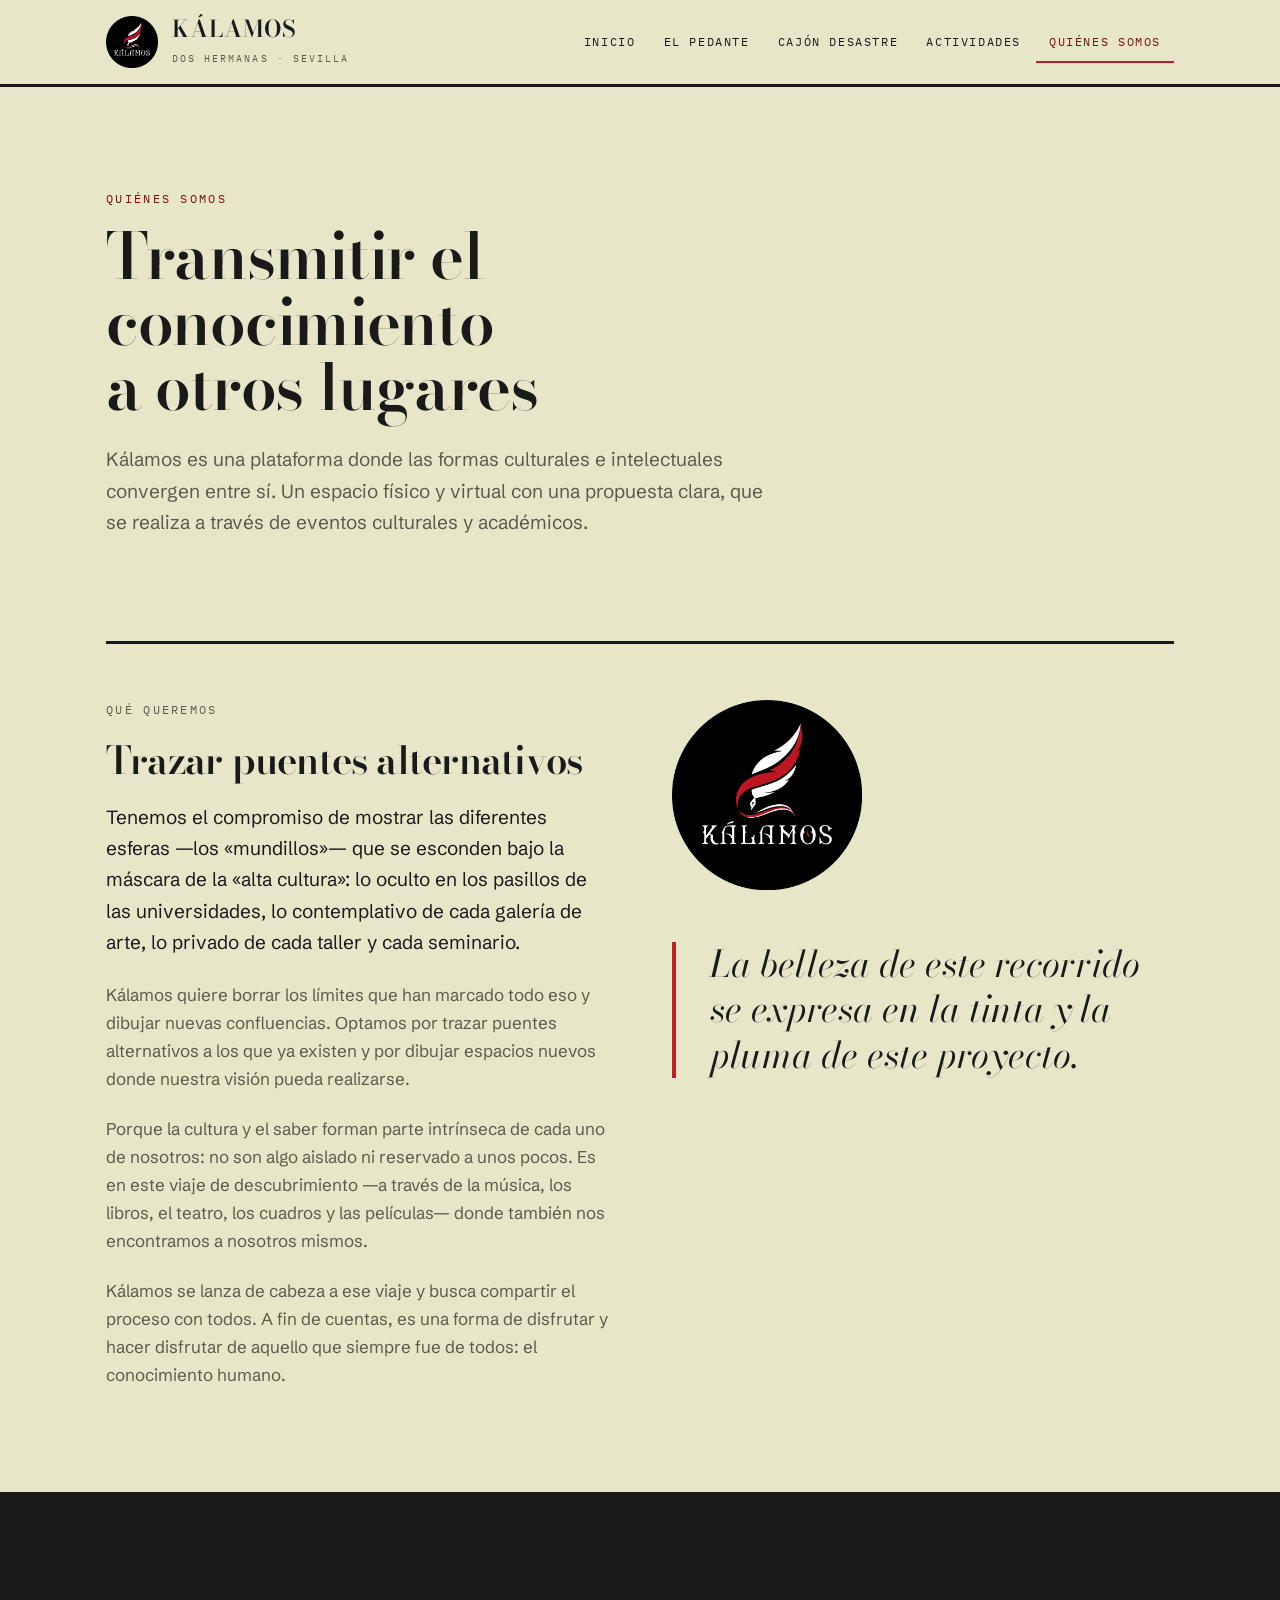
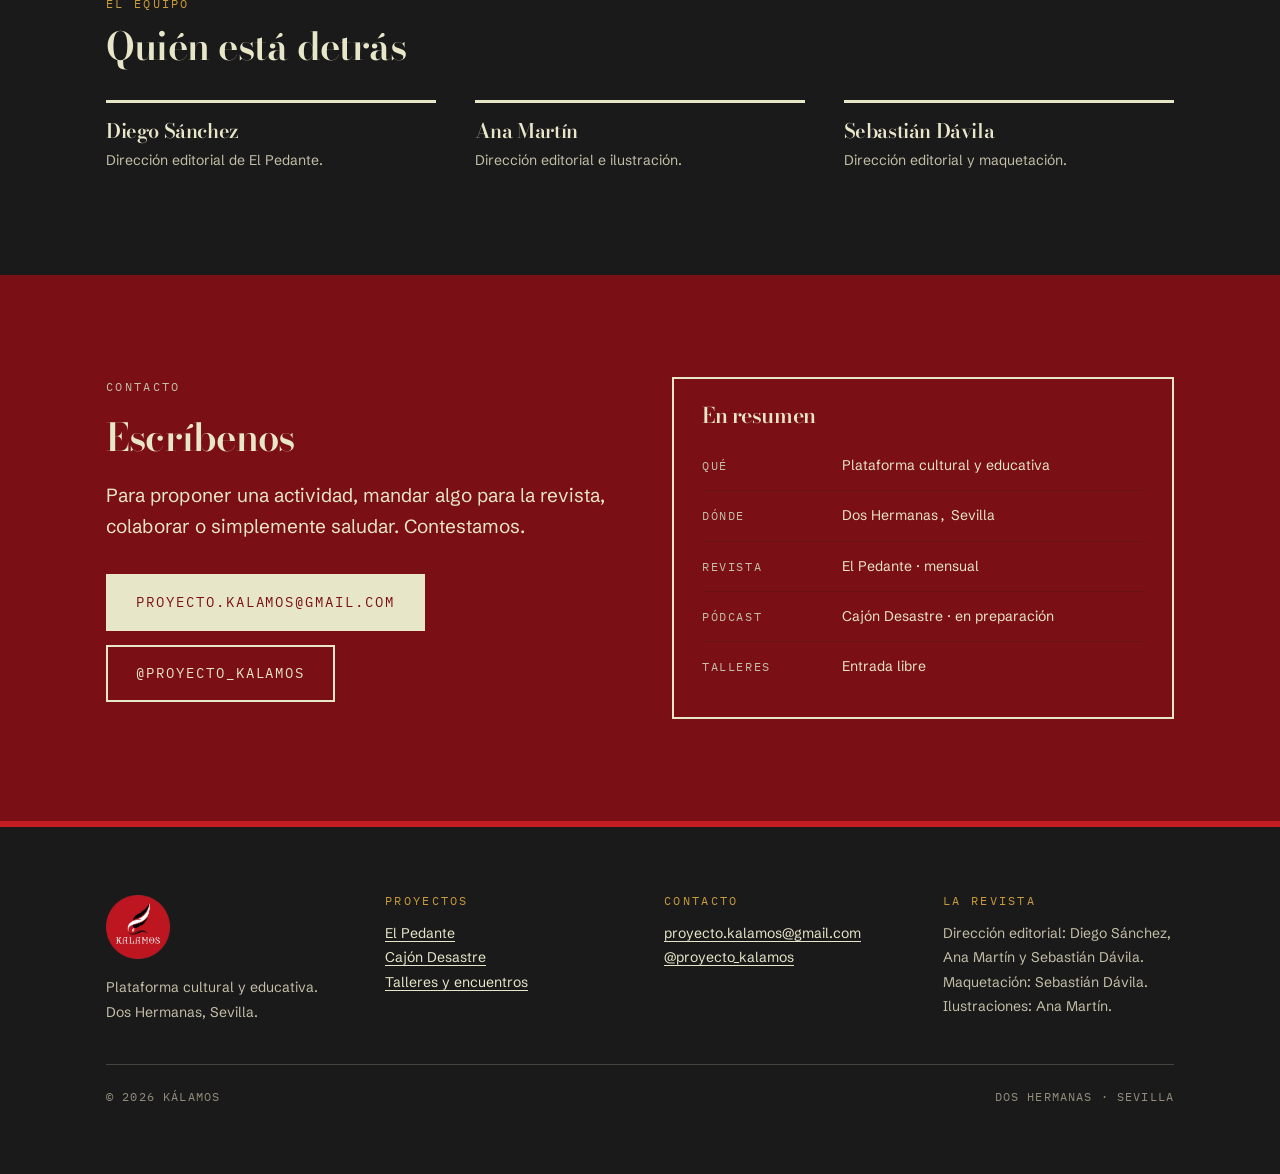
<file: sobre.html>
<!doctype html>
<html lang="es">
<head>
<meta charset="utf-8">
<meta name="viewport" content="width=device-width, initial-scale=1">
<title>Quiénes somos · Kálamos</title>
<meta name="description" content="Kálamos es una plataforma donde las formas culturales e intelectuales convergen. Quiénes lo formamos, qué buscamos y cómo ponerse en contacto.">
<meta property="og:title" content="Quiénes somos · Kálamos">
<meta property="og:description" content="Una plataforma donde las formas culturales e intelectuales convergen. Dos Hermanas, Sevilla.">
<meta property="og:type" content="website">
<meta property="og:image" content="img/kalamos-logo.png">
<link rel="icon" href="img/favicon.png">
<link rel="preconnect" href="https://fonts.googleapis.com">
<link rel="preconnect" href="https://fonts.gstatic.com" crossorigin>
<link rel="stylesheet" href="https://fonts.googleapis.com/css2?family=Bodoni+Moda:ital,opsz,wght@0,6..96,400..700;1,6..96,400..600&family=IBM+Plex+Mono:wght@400;500&family=Schibsted+Grotesk:wght@400;500;700&display=swap">
<link rel="stylesheet" href="css/estilo.css">
</head>
<body>

<a class="saltar" href="#contenido">Saltar al contenido</a>

<!-- ===== CABECERA (igual en todas las páginas) ===== -->
<header class="cabecera">
  <div class="env">
    <a class="marca" href="index.html">
      <img src="img/kalamos-logo.png" alt="">
      <span>
        <span class="nombre">KÁLAMOS</span>
        <span class="sub">Dos Hermanas · Sevilla</span>
      </span>
    </a>
    <nav class="nav" aria-label="Principal">
      <a href="index.html">Inicio</a>
      <a href="el-pedante.html">El Pedante</a>
      <a href="cajon-desastre.html">Cajón Desastre</a>
      <a href="actividades.html">Actividades</a>
      <a href="sobre.html" aria-current="page">Quiénes somos</a>
    </nav>
  </div>
</header>

<main id="contenido">

  <!-- ===== APERTURA ===== -->
  <section class="campo campo--crema apertura">
    <div class="env">
      <p class="rotulo rotulo--acento">Quiénes somos</p>
      <h1>Transmitir el conocimiento a otros lugares</h1>
      <p class="entradilla">Kálamos es una plataforma donde las formas culturales e intelectuales convergen entre sí. Un espacio físico y virtual con una propuesta clara, que se realiza a través de eventos culturales y académicos.</p>
    </div>
  </section>

  <!-- ===== EL TEXTO LARGO ===== -->
  <section class="campo campo--crema" style="padding-top:0">
    <div class="env">
      <hr style="border:0;border-top:3px solid #1a1a1a;margin:0 0 clamp(32px,5vw,56px)">
      <div class="dos-columnas">
        <div class="bloque">
          <p class="rotulo rotulo--acento">Qué queremos</p>
          <h2>Trazar puentes alternativos</h2>
          <p class="destacado">Tenemos el compromiso de mostrar las diferentes esferas —los «mundillos»— que se esconden bajo la máscara de la «alta cultura»: lo oculto en los pasillos de las universidades, lo contemplativo de cada galería de arte, lo privado de cada taller y cada seminario.</p>
          <p>Kálamos quiere borrar los límites que han marcado todo eso y dibujar nuevas confluencias. Optamos por trazar puentes alternativos a los que ya existen y por dibujar espacios nuevos donde nuestra visión pueda realizarse.</p>
          <p>Porque la cultura y el saber forman parte intrínseca de cada uno de nosotros: no son algo aislado ni reservado a unos pocos. Es en este viaje de descubrimiento —a través de la música, los libros, el teatro, los cuadros y las películas— donde también nos encontramos a nosotros mismos.</p>
          <p>Kálamos se lanza de cabeza a ese viaje y busca compartir el proceso con todos. A fin de cuentas, es una forma de disfrutar y hacer disfrutar de aquello que siempre fue de todos: el conocimiento humano.</p>
        </div>

        <div class="bloque">
          <img class="sello" src="img/kalamos-logo.png" alt="Logotipo de Kálamos: una pluma sobre un círculo negro" style="margin:0 0 30px">
          <blockquote class="cita">La belleza de este recorrido se expresa en la tinta y la pluma de este proyecto.</blockquote>
        </div>
      </div>
    </div>
  </section>

  <!-- ===== EQUIPO ===== -->
  <section class="campo campo--tinta">
    <div class="env">
      <p class="rotulo rotulo--acento">El equipo</p>
      <h2 style="font-size:var(--t-l);margin:14px 0 34px">Quién está detrás</h2>
      <div class="equipo">
        <div class="persona">
          <h3>Diego Sánchez</h3>
          <p>Dirección editorial de El Pedante.</p>
        </div>
        <div class="persona">
          <h3>Ana Martín</h3>
          <p>Dirección editorial e ilustración.</p>
        </div>
        <div class="persona">
          <h3>Sebastián Dávila</h3>
          <p>Dirección editorial y maquetación.</p>
        </div>
      </div>
      
    </div>
  </section>

  <!-- ===== CONTACTO ===== -->
  <section class="campo campo--granate">
    <div class="env">
      <div class="dos-columnas">
        <div class="bloque">
          <p class="rotulo rotulo--acento">Contacto</p>
          <h2>Escríbenos</h2>
          <p class="destacado">Para proponer una actividad, mandar algo para la revista, colaborar o simplemente saludar. Contestamos.</p>
          <div style="display:flex;gap:14px;flex-wrap:wrap;margin-top:10px">
            <a class="boton" href="mailto:proyecto.kalamos@gmail.com">proyecto.kalamos@gmail.com</a>
            <a class="boton boton--hueco" href="https://instagram.com/proyecto_kalamos">@proyecto_kalamos</a>
          </div>
        </div>
        <div class="bloque">
          <div class="recuadro">
            <h3>En resumen</h3>
            <dl class="datos" style="width:100%">
              <div><dt>Qué</dt><dd>Plataforma cultural y educativa</dd></div>
              <div><dt>Dónde</dt><dd>Dos Hermanas, Sevilla</dd></div>
              <div><dt>Revista</dt><dd>El Pedante · mensual</dd></div>
              <div><dt>Pódcast</dt><dd>Cajón Desastre · en preparación</dd></div>
              <div><dt>Talleres</dt><dd>Entrada libre</dd></div>
            </dl>
          </div>
        </div>
      </div>
    </div>
  </section>

</main>

<!-- ===== PIE (igual en todas las páginas) ===== -->
<footer class="pie">
  <div class="env">
    <div class="rejilla">
      <div>
        <img src="img/kalamos-logo-rojo.png" alt="">
        <p>Plataforma cultural y educativa.<br>Dos Hermanas, Sevilla.</p>
      </div>
      <div>
        <h4>Proyectos</h4>
        <p>
          <a href="el-pedante.html">El Pedante</a><br>
          <a href="cajon-desastre.html">Cajón Desastre</a><br>
          <a href="actividades.html">Talleres y encuentros</a>
        </p>
      </div>
      <div>
        <h4>Contacto</h4>
        <p>
          <a href="mailto:proyecto.kalamos@gmail.com">proyecto.kalamos@gmail.com</a><br>
          <a href="https://instagram.com/proyecto_kalamos">@proyecto_kalamos</a>
        </p>
      </div>
      <div>
        <h4>La revista</h4>
        <p>Dirección editorial: Diego Sánchez, Ana Martín y Sebastián Dávila.<br>Maquetación: Sebastián Dávila.<br>Ilustraciones: Ana Martín.</p>
      </div>
    </div>
    <div class="creditos">
      <span>© 2026 Kálamos</span>
      <span>Dos Hermanas · Sevilla</span>
    </div>
  </div>
</footer>

</body>
</html>
</file>
<file: css/estilo.css>
/* ==========================================================================
   KÁLAMOS · hoja de estilo única
   --------------------------------------------------------------------------
   Todas las páginas usan este archivo. Si tocas algo aquí, cambia en todas.

   Idea del diseño: la web está montada como los carteles de Kálamos, con
   campos de color planos a sangre y la tipografía grande. Cada proyecto
   tiene su propio color de fondo, y ese color es lo que te dice dónde estás:

        Kálamos          crema
        El Pedante       negro tinta
        Cajón Desastre   azul petróleo
        Actividades      granate

   Los seis colores son los de la paleta oficial (paleta_kalamos.png).
   ========================================================================== */

/* --- 1. Colores y tipografías ------------------------------------------- */

:root{
  /* paleta oficial Kálamos */
  --rojo:      #c41e24;
  --granate:   #7a1015;
  --tinta:     #1a1a1a;
  --petroleo:  #1b3a54;
  --ocre:      #c89b3c;
  --crema:     #e8e6c9;

  /* derivados: grises cálidos tirando a la crema, para texto secundario */
  --gris:      #5f5a48;   /* sobre crema  · contraste 5.4 */
  --gris-claro:#c4bfa8;   /* sobre fondos oscuros */
  --regla:     rgba(26,26,26,.16);

  /* tipografías */
  --display: 'Bodoni Moda', 'Didot', 'Bodoni MT', Georgia, serif;
  --texto:   'Schibsted Grotesk', ui-sans-serif, system-ui, -apple-system, 'Segoe UI', sans-serif;
  --mono:    'IBM Plex Mono', ui-monospace, 'SF Mono', Menlo, monospace;

  /* escala tipográfica */
  --t-xs:  .72rem;
  --t-s:   .875rem;
  --t-b:   1.0625rem;
  --t-m:   1.1875rem;
  --t-l:   clamp(1.6rem, 3.2vw, 2.4rem);
  --t-xl:  clamp(2.2rem, 5.6vw, 4rem);
  --t-2xl: clamp(2.8rem, 9vw, 6.5rem);

  /* medidas */
  --ancho:  1180px;
  --margen: clamp(20px, 5vw, 56px);

  /* tokens locales: los redefine cada campo de color (ver punto 4) */
  --fondo:  var(--crema);
  --texto-color: var(--tinta);
  --texto-2:var(--gris);
  --acento: var(--rojo);
  --acento-fino: var(--granate);
  --borde:  var(--tinta);
}

/* --- 2. Base ------------------------------------------------------------ */

*,*::before,*::after{ box-sizing:border-box }
html{ -webkit-text-size-adjust:100%; scroll-behavior:smooth }

body{
  margin:0;
  background:var(--crema);
  color:var(--tinta);
  font-family:var(--texto);
  font-size:var(--t-b);
  line-height:1.65;
  -webkit-font-smoothing:antialiased;
}

img{ max-width:100%; height:auto; display:block }
a{ color:inherit }
p{ margin:0 }

h1,h2,h3,h4{
  font-family:var(--display);
  font-weight:600;
  font-optical-sizing:auto;
  line-height:1.02;
  letter-spacing:-.02em;
  text-wrap:balance;
  margin:0;
}

code{
  font-family:var(--mono);
  font-size:.9em;
  background:rgba(26,26,26,.1);
  padding:1px 6px;
  white-space:nowrap;
}

:focus-visible{ outline:3px solid var(--acento); outline-offset:3px }

@media (prefers-reduced-motion:reduce){
  html{ scroll-behavior:auto }
  *{ transition:none !important; animation:none !important }
}

/* --- 3. Piezas reutilizables -------------------------------------------- */

.env{ width:100%; max-width:var(--ancho); margin-inline:auto; padding-inline:var(--margen) }

.rotulo{
  font-family:var(--mono);
  font-size:var(--t-xs);
  letter-spacing:.2em;
  text-transform:uppercase;
  color:var(--texto-2);
  margin:0;
}
.rotulo--acento{ color:var(--acento-fino) }

.medida{ max-width:62ch }

.enlace{
  font-family:var(--mono);
  font-size:var(--t-s);
  letter-spacing:.08em;
  text-transform:uppercase;
  color:var(--acento-fino);
  text-decoration:none;
  border-bottom:2px solid var(--acento);
  padding-bottom:3px;
  display:inline-block;
  transition:color .15s, border-color .15s;
}
.enlace::after{ content:' \2192' }
.enlace:hover{ color:var(--texto-color); border-color:var(--texto-color) }

.boton{
  display:inline-block;
  background:var(--texto-color);
  color:var(--fondo);
  font-family:var(--mono);
  font-size:var(--t-s);
  letter-spacing:.14em;
  text-transform:uppercase;
  text-decoration:none;
  padding:15px 28px;
  border:2px solid var(--texto-color);
  transition:background .15s, color .15s;
}
.boton:hover{ background:var(--acento); border-color:var(--acento); color:#fff }

.boton--hueco{ background:transparent; color:var(--texto-color) }
.boton--hueco:hover{ background:var(--texto-color); color:var(--fondo); border-color:var(--texto-color) }

/* estado de un proyecto: mensual · en preparación · continuo */
.cadencia{
  display:inline-block;
  font-family:var(--mono);
  font-size:var(--t-xs);
  letter-spacing:.16em;
  text-transform:uppercase;
  padding:5px 12px;
  border:1.5px solid var(--acento);
  color:var(--acento-fino);
  white-space:nowrap;
}
.cadencia--espera{ border-color:var(--texto-2); color:var(--texto-2) }

/* --- 4. Campos de color ------------------------------------------------- */
/*  Cada campo redefine los tokens locales, así todo lo que va dentro
    (texto, botones, enlaces, reglas) se recolorea solo.                    */

.campo{
  background:var(--fondo);
  color:var(--texto-color);
  padding-block:clamp(52px,8vw,104px);
}

.campo--crema{
  --fondo:var(--crema); --texto-color:var(--tinta); --texto-2:var(--gris);
  --acento:var(--rojo); --acento-fino:var(--granate); --borde:var(--tinta);
}
.campo--tinta{
  --fondo:var(--tinta); --texto-color:var(--crema); --texto-2:var(--gris-claro);
  --acento:var(--ocre); --acento-fino:var(--ocre); --borde:var(--crema);
}
.campo--petroleo{
  --fondo:var(--petroleo); --texto-color:var(--crema); --texto-2:var(--gris-claro);
  --acento:var(--ocre); --acento-fino:var(--ocre); --borde:var(--crema);
}
.campo--granate{
  --fondo:var(--granate); --texto-color:var(--crema); --texto-2:var(--gris-claro);
  --acento:var(--ocre); --acento-fino:var(--ocre); --borde:var(--crema);
}
.campo--ocre{
  --fondo:var(--ocre); --texto-color:var(--tinta); --texto-2:#4a3a12;
  --acento:var(--granate); --acento-fino:var(--granate); --borde:var(--tinta);
}

/* --- 5. Cabecera y navegación ------------------------------------------- */

.cabecera{ background:var(--crema); border-bottom:3px solid var(--tinta) }
.cabecera .env{
  display:flex; align-items:center; justify-content:space-between;
  gap:24px; flex-wrap:wrap; padding-block:16px;
}

.marca{ display:flex; align-items:center; gap:14px; text-decoration:none; color:var(--tinta) }
.marca img{ width:52px; height:52px; flex:none }
.marca .nombre{
  font-family:var(--display);
  font-size:1.45rem; font-weight:600; line-height:1;
  letter-spacing:.04em;
}
.marca .sub{
  display:block; margin-top:6px;
  font-family:var(--mono); font-size:.64rem;
  letter-spacing:.2em; text-transform:uppercase; color:var(--gris);
}

.nav{ display:flex; gap:2px; flex-wrap:wrap }
.nav a{
  font-family:var(--mono); font-size:var(--t-xs);
  letter-spacing:.14em; text-transform:uppercase; text-decoration:none;
  padding:10px 13px; color:var(--tinta);
  border-bottom:2px solid transparent;
  transition:border-color .15s, color .15s;
}
.nav a:hover{ border-bottom-color:var(--regla) }
.nav a[aria-current="page"]{ border-bottom-color:var(--rojo); color:var(--granate) }

/* --- 6. Aperturas ------------------------------------------------------- */

.portada .frase{
  font-family:var(--display);
  font-size:var(--t-2xl);
  font-weight:600;
  line-height:.95;
  letter-spacing:-.03em;
  max-width:15ch;
  margin:0;
}
.portada .frase em{ font-style:italic; color:var(--acento) }
.portada .entradilla{ font-size:var(--t-m); color:var(--texto-2); margin-top:30px; max-width:52ch }
.portada .acciones{ display:flex; gap:14px; flex-wrap:wrap; margin-top:38px }

.apertura h1{ font-size:var(--t-xl); margin-top:16px; max-width:18ch }
.apertura .entradilla{ font-size:var(--t-m); color:var(--texto-2); margin-top:24px; max-width:56ch }
.apertura .acciones{ display:flex; gap:14px; flex-wrap:wrap; margin-top:34px; align-items:center }

/* --- 7. Bandas de proyecto ---------------------------------------------- */

.pliego{
  display:grid;
  grid-template-columns:minmax(0,1.1fr) minmax(0,.9fr);
  gap:clamp(30px,5vw,68px);
  align-items:center;
}
.pliego .texto{ display:flex; flex-direction:column; gap:20px; align-items:flex-start }
.pliego h2{ font-size:var(--t-l) }
.pliego p{ color:var(--texto-2); max-width:46ch }
.pliego .lamina{ border:2px solid var(--borde); overflow:hidden }
.pliego .lamina img{ width:100%; display:block }
.pliego--invertido .lamina{ order:-1 }

@media (max-width:760px){
  .pliego{ grid-template-columns:1fr }
  .pliego .lamina{ order:-1; max-width:330px }
}

/* --- 8. Bloques de contenido -------------------------------------------- */

.bloque{ display:flex; flex-direction:column; gap:22px }
.bloque h2{ font-size:var(--t-l) }
.bloque p{ max-width:62ch; color:var(--texto-2) }
.bloque p.destacado{ color:var(--texto-color); font-size:var(--t-m) }

.dos-columnas{
  display:grid; grid-template-columns:minmax(0,1fr) minmax(0,1fr);
  gap:clamp(30px,5vw,64px); align-items:start;
}
@media (max-width:760px){ .dos-columnas{ grid-template-columns:1fr } }

.recuadro{
  border:2px solid var(--borde);
  padding:26px 28px;
  display:flex; flex-direction:column; gap:14px; align-items:flex-start;
}
.recuadro h3{ font-size:1.35rem }
.recuadro p{ font-size:var(--t-s); color:var(--texto-2) }

/* lista de datos etiqueta/valor */
.datos{ margin:0; padding:0; display:flex; flex-direction:column }
.datos > div{
  display:grid; grid-template-columns:minmax(92px,124px) 1fr; gap:16px;
  padding:13px 0; border-bottom:1px solid var(--regla); font-size:var(--t-s);
}
.datos > div:last-child{ border-bottom:0 }
.datos dt{
  font-family:var(--mono); font-size:var(--t-xs);
  letter-spacing:.14em; text-transform:uppercase; color:var(--texto-2);
  margin:0; padding-top:2px;
}
.datos dd{ margin:0; font-variant-numeric:tabular-nums }

/* rejilla de fichas */
.fichas{ display:grid; grid-template-columns:repeat(auto-fill,minmax(262px,1fr)); gap:clamp(22px,3vw,36px) }
.ficha{
  border-top:3px solid var(--borde); padding-top:20px;
  display:flex; flex-direction:column; gap:12px; align-items:flex-start;
}
.ficha h3{ font-size:1.35rem }
.ficha p{ font-size:var(--t-s); color:var(--texto-2) }
.ficha .pie-ficha{ margin-top:auto; padding-top:8px }

/* ---- hemeroteca: los números de la revista ---- */

/* el número destacado, arriba del todo */
.numero-destacado{
  display:grid;
  grid-template-columns:minmax(0,.8fr) minmax(0,1.2fr);
  gap:clamp(30px,5vw,64px);
  align-items:start;
}
@media (max-width:760px){
  .numero-destacado{ grid-template-columns:1fr }
  .numero-destacado .cubierta{ max-width:320px }
}
.cubierta{ border:2px solid var(--borde); display:block }
.cubierta img{ width:100%; display:block }
.numero-datos{ display:flex; flex-direction:column; gap:20px; align-items:flex-start }
.numero-datos h2{ font-size:var(--t-l) }
.numero-datos .acciones{ display:flex; gap:12px; flex-wrap:wrap }

/* el sumario: qué trae ese número */
.sumario{ list-style:none; margin:0; padding:0; width:100%; display:flex; flex-direction:column }
.sumario li{
  display:grid; grid-template-columns:minmax(84px,116px) 1fr; gap:16px;
  padding:13px 0; border-bottom:1px solid var(--regla);
}
.sumario li:last-child{ border-bottom:0 }
.sumario .cuando{
  font-family:var(--mono); font-size:var(--t-xs); letter-spacing:.1em;
  text-transform:uppercase; color:var(--texto-2); padding-top:3px;
  font-variant-numeric:tabular-nums;
}
.sumario .que{ font-size:var(--t-s); line-height:1.5 }
.sumario .que b{ font-weight:700; font-size:1.05em }
.sumario .donde{ display:block; color:var(--texto-2) }

/* números anteriores, en rejilla */
.numeros{ display:grid; grid-template-columns:repeat(auto-fill,minmax(210px,1fr)); gap:clamp(22px,3vw,36px) }
.numero{ display:flex; flex-direction:column; gap:14px; align-items:flex-start }
.numero .cubierta{ width:100% }
.numero h3{ font-size:1.15rem }
.numero p{ font-size:var(--t-s); color:var(--texto-2) }

/* ---- bloque de Instagram (aparece en varias páginas) ---- */
.social{
  display:grid;
  grid-template-columns:auto minmax(0,1fr) auto;
  gap:clamp(20px,4vw,42px);
  align-items:center;
}
.social .glifo{ width:clamp(52px,7vw,78px); height:auto; flex:none; color:var(--texto-color) }
.social .arroba{
  font-family:var(--display);
  font-size:clamp(1.6rem,4.2vw,2.6rem);
  font-weight:600; letter-spacing:-.02em; line-height:1;
  margin:10px 0 12px; word-break:break-word;
}
.social .dice{ color:var(--texto-2); max-width:52ch; font-size:var(--t-s) }
.social .acciones{ display:flex; gap:12px; flex-wrap:wrap }
@media (max-width:820px){
  .social{ grid-template-columns:1fr; gap:22px; text-align:left }
  .social .glifo{ width:56px }
}

/* equipo */
.equipo{ display:grid; grid-template-columns:repeat(auto-fit,minmax(200px,1fr)); gap:clamp(22px,3vw,40px) }
.persona{ border-top:3px solid var(--borde); padding-top:18px }
.persona h3{ font-size:1.25rem; margin-bottom:8px }
.persona p{ font-size:var(--t-s); color:var(--texto-2) }

/* cita grande */
.cita{
  font-family:var(--display); font-style:italic;
  font-size:clamp(1.5rem,3.6vw,2.3rem); line-height:1.24;
  border-left:4px solid var(--acento);
  padding-left:clamp(20px,3vw,34px);
  max-width:24ch; margin:0;
}

/* nota para el equipo: sale en pantalla, hay que borrarla al publicar */
.nota-borrador{
  border:2px dashed var(--rojo);
  background:rgba(196,30,36,.06);
  color:var(--granate);
  padding:18px 22px; font-size:var(--t-s);
  display:flex; flex-direction:column; gap:8px;
}
.nota-borrador strong{
  font-family:var(--mono); font-size:var(--t-xs);
  letter-spacing:.16em; text-transform:uppercase;
}

/* sello: el logo usado como estampación */
.sello{ width:clamp(120px,18vw,190px); height:auto; margin:0 auto }

/* --- 9. Pie ------------------------------------------------------------- */

.pie{
  background:var(--tinta); color:var(--crema);
  border-top:6px solid var(--rojo);
}
.pie .env{ padding-block:clamp(44px,6vw,68px) }
.pie .rejilla{ display:grid; grid-template-columns:repeat(auto-fit,minmax(206px,1fr)); gap:clamp(26px,4vw,48px) }
.pie img{ width:64px; height:64px; margin-bottom:16px }
.pie h4{
  font-family:var(--mono); font-size:var(--t-xs); font-weight:400;
  letter-spacing:.2em; text-transform:uppercase; color:var(--ocre);
  margin:0 0 14px;
}
.pie p{ font-size:var(--t-s); line-height:1.75; color:var(--gris-claro) }
.pie a{ color:var(--crema); text-decoration:underline; text-underline-offset:3px }
.pie a:hover{ color:var(--ocre) }
.pie .creditos{
  border-top:1px solid rgba(232,230,201,.2); margin-top:40px; padding-top:22px;
  font-family:var(--mono); font-size:var(--t-xs); letter-spacing:.1em;
  text-transform:uppercase; color:#948d7c;
  display:flex; justify-content:space-between; gap:16px; flex-wrap:wrap;
}

/* --- 10. Accesibilidad -------------------------------------------------- */

.saltar{
  position:absolute; left:-9999px;
  background:var(--tinta); color:var(--crema);
  padding:12px 18px; z-index:100; font-family:var(--mono); font-size:var(--t-s);
}
.saltar:focus{ left:12px; top:12px }
</file>
